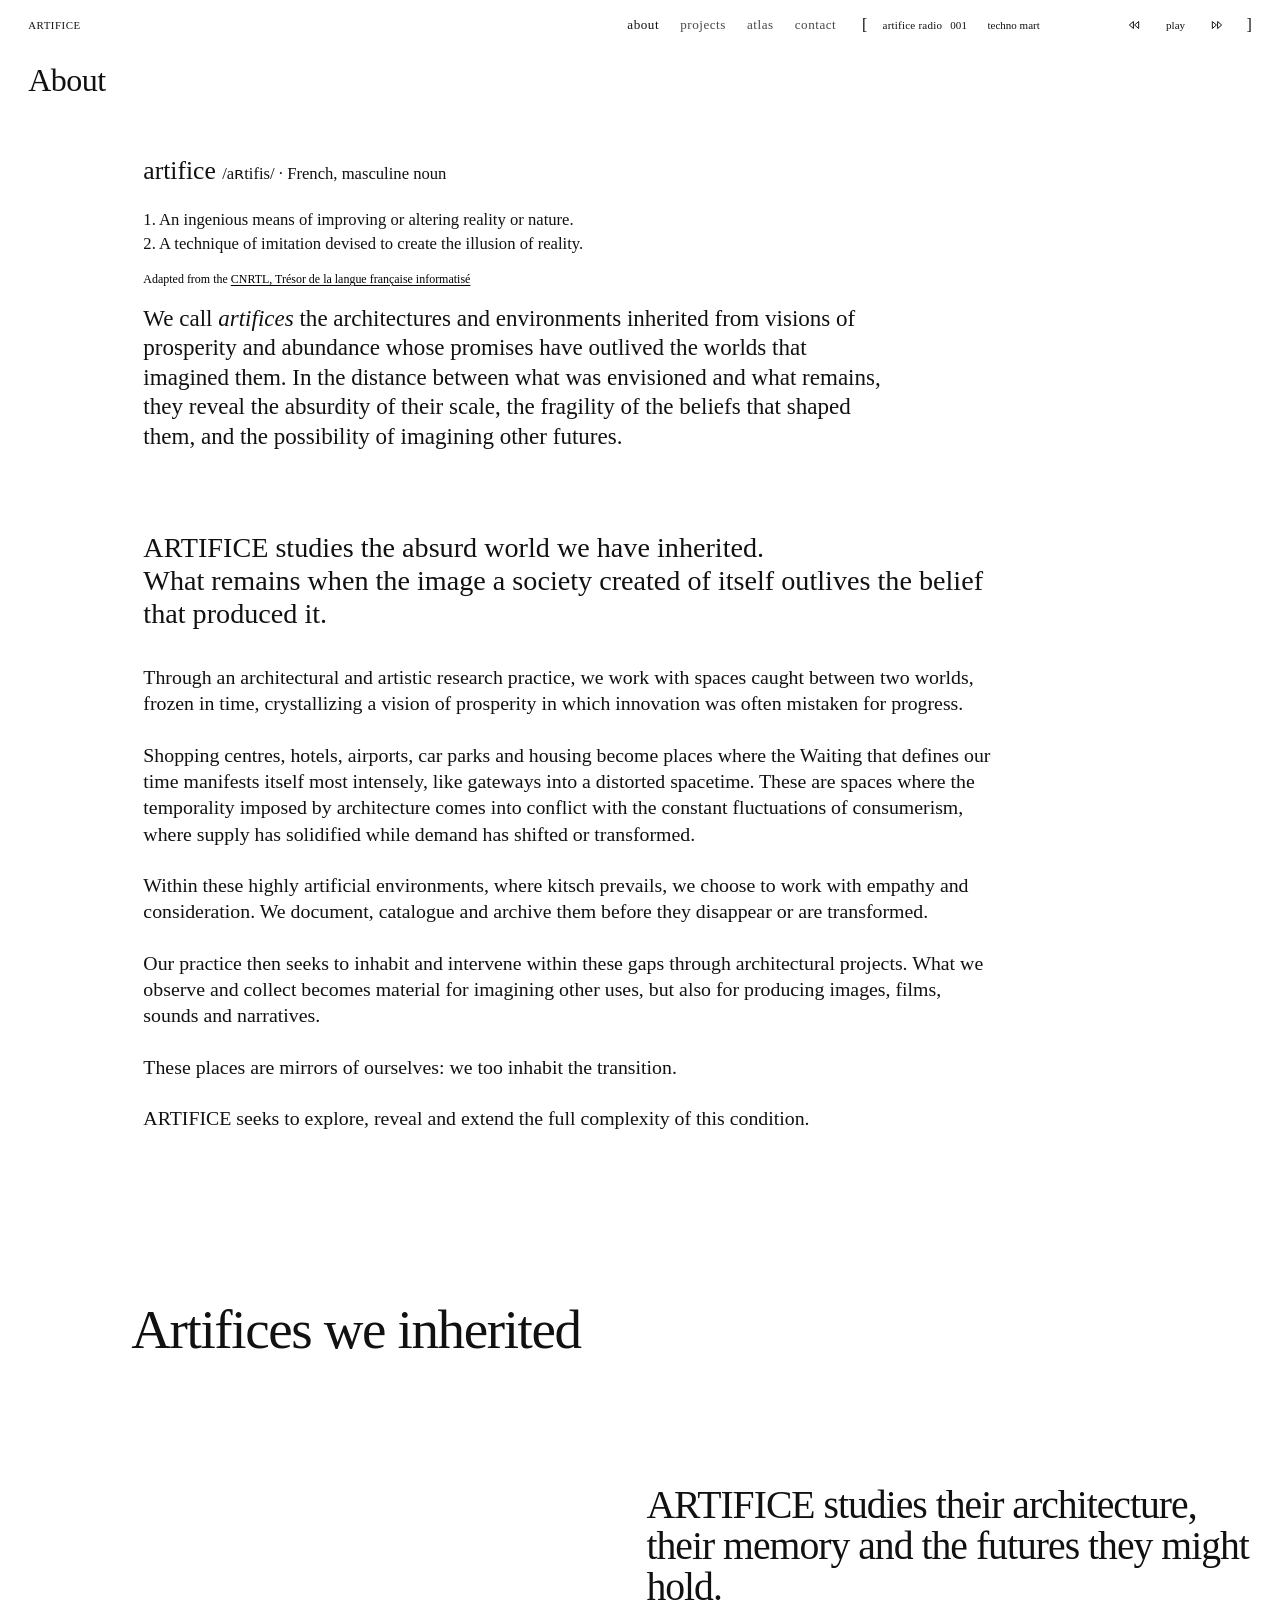
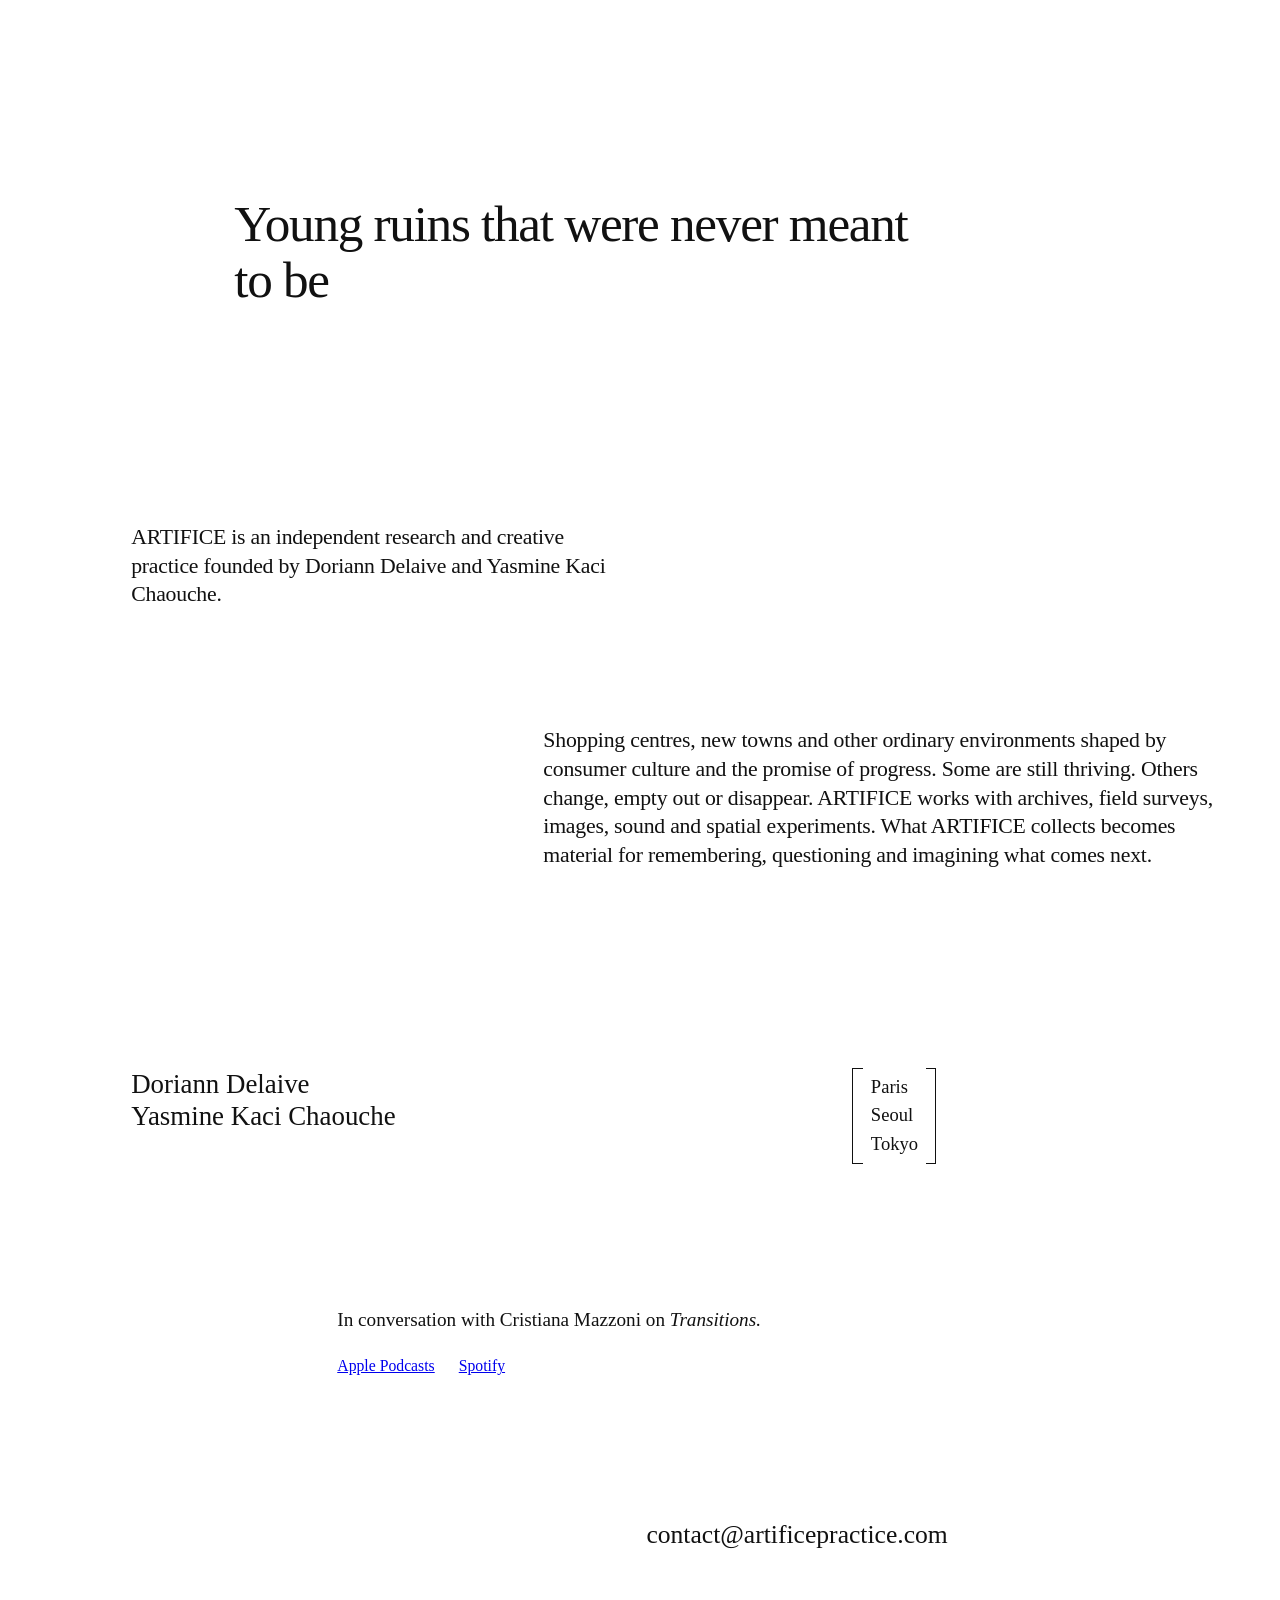
<file: about.html>
<!doctype html>
<html lang="en">
<head>
  <meta charset="UTF-8">
  <meta name="viewport" content="width=device-width,initial-scale=1">
  <meta name="theme-color" content="#ffffff">
  <meta name="description" content="ARTIFICE is an independent research and creative practice exploring inherited worlds.">
  <title>About — ARTIFICE</title>
  <link rel="stylesheet" href="styles.css?v=20261020-source-black">
<link rel="stylesheet" href="mobile-v3.css?v=3"><link rel="icon" type="image/svg+xml" href="favicon-artifice-times-a.svg?v=20261010"><link rel="shortcut icon" type="image/svg+xml" href="favicon-artifice-times-a.svg?v=20261010"><link rel="stylesheet" href="compact-header.css?v=20261012-radio-baseline6"></head>
<body class="contact-page about-poem-page">
  <header class="site-header">
    <a class="wordmark" href="index.html" aria-label="ARTIFICE, home"><span>ARTIFICE</span></a>
    <nav aria-label="Main navigation">
      <a href="about.html" aria-current="page">about</a>
      <a href="projects.html">projects</a>
      <a href="atlas.html">atlas</a>
      <a href="contact.html">contact</a>
    </nav>
  </header>
  <main class="about-poem">
    <h1 class="about-poem-title">About</h1>
    <section class="about-definition" aria-label="Definition of artifice">
      <p class="about-definition-term">artifice <span>/aʀtifis/ · French, masculine noun</span></p>
      <p>1. An ingenious means of improving or altering reality or nature.<br>2. A technique of imitation devised to create the illusion of reality.</p>
      <p class="about-definition-source">Adapted from the <a href="https://www.cnrtl.fr/definition/artifice" target="_blank" rel="noopener noreferrer">CNRTL, Trésor de la langue française informatisé</a></p>
      <p class="about-definition-original">We call <em>artifices</em> the architectures and environments inherited from visions of prosperity and abundance whose promises have outlived the worlds that imagined them. In the distance between what was envisioned and what remains, they reveal the absurdity of their scale, the fragility of the beliefs that shaped them, and the possibility of imagining other futures.</p>
    </section>
    <section class="about-manifesto" aria-label="ARTIFICE research manifesto">
            <p class="manifesto-lead">
              <span>ARTIFICE studies the absurd world we have inherited.</span>
              <span>
                What remains when the image a society created of itself outlives the belief that
                produced it.
              </span>
            </p>
          <p>
            Through an architectural and artistic research practice, we work with spaces caught
            between two worlds, frozen in time, crystallizing a vision of prosperity in which
            innovation was often mistaken for progress.
          </p>
          <p>
            Shopping centres, hotels, airports, car parks and housing become places where the
            Waiting that defines our time manifests itself most intensely, like
            gateways into a distorted spacetime. These are spaces where the temporality imposed
            by architecture comes into conflict with the constant fluctuations of consumerism,
            where supply has solidified while demand has shifted or transformed.
          </p>
          <p>
            Within these highly artificial environments, where kitsch prevails, we choose to work
            with empathy and consideration. We document, catalogue and archive them before they
            disappear or are transformed.
          </p>
          <p>
            Our practice then seeks to inhabit and intervene within these gaps through
            architectural projects. What we observe and collect becomes material for imagining
            other uses, but also for producing images, films, sounds and narratives.
          </p>
          <p>These places are mirrors of ourselves: we too inhabit the transition.</p>
          <p class="closing-statement">
            ARTIFICE seeks to explore, reveal and extend the full complexity of this condition.
          </p>
    </section>
    <div class="about-poem-grid" aria-label="ARTIFICE fragments">
      <p class="poem-fragment poem-artifices">Artifices we inherited</p>
      <p class="poem-fragment poem-memory">ARTIFICE studies their architecture, their memory and the futures they might hold.</p>
      <p class="poem-fragment poem-ruins">Young ruins that were never meant to be</p>
    </div>
    <div class="about-fragments">
      <p class="about-fragment about-fragment-first">ARTIFICE is an independent research and creative practice founded by Doriann Delaive and Yasmine Kaci Chaouche.</p>
      <p class="about-fragment about-fragment-second">Shopping centres, new towns and other ordinary environments shaped by consumer culture and the promise of progress. Some are still thriving. Others change, empty out or disappear. ARTIFICE works with archives, field surveys, images, sound and spatial experiments. What ARTIFICE collects becomes material for remembering, questioning and imagining what comes next.</p>
    </div>
    <div class="about-people-cloud">
      <p class="about-names">Doriann Delaive<br>Yasmine Kaci Chaouche</p>
      <p class="about-cities"><span class="about-cities-matrix">Paris<br>Seoul<br>Tokyo</span></p>
      <p class="about-podcast-cloud">In conversation with Cristiana Mazzoni on <em>Transitions.</em><span class="about-podcast-links"><a href="https://podcasts.apple.com/fr/podcast/le-regard-des-jeunes-architectes-cristiana-mazzoni/id1883746254?i=1000789736115" target="_blank" rel="noopener noreferrer" style="color:#0000ee!important;-webkit-text-fill-color:#0000ee!important;text-decoration:underline!important;text-decoration-line:underline!important;text-decoration-color:#0000ee!important;text-underline-offset:1px">Apple Podcasts</a> <a href="https://open.spotify.com/episode/2Yc54cl6xd7FvefHm9lX9y" target="_blank" rel="noopener noreferrer" style="color:#0000ee!important;-webkit-text-fill-color:#0000ee!important;text-decoration:underline!important;text-decoration-line:underline!important;text-decoration-color:#0000ee!important;text-underline-offset:1px">Spotify</a></span></p>
      <p class="about-contact-cloud"><a href="mailto:contact@artificepractice.com">contact@artificepractice.com</a></p>
    </div>
  </main>
<script defer src="scripts/radio-v3.js?v=20261020-new-track"></script></body>
</html>
</file>
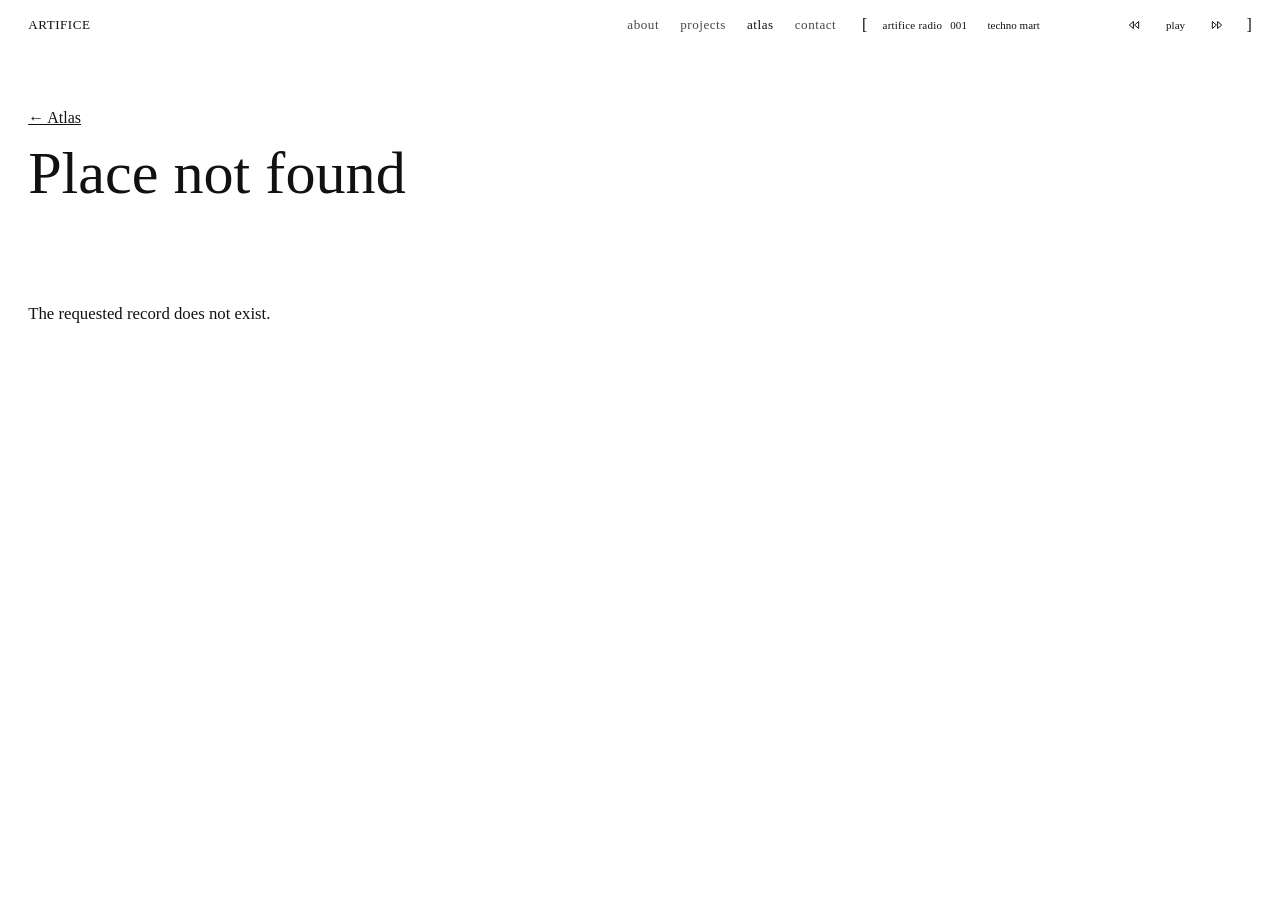
<file: atlas-place.html>
<!doctype html><html lang="en"><head><meta charset="utf-8"><meta name="viewport" content="width=device-width,initial-scale=1"><title>Place — ARTIFICE Atlas</title><link rel="stylesheet" href="styles.css?v=20261010-mobile-row"><link rel="stylesheet" href="atlas.css"><link rel="stylesheet" href="mobile-v3.css?v=3"><link rel="icon" type="image/svg+xml" href="favicon-artifice-times-a.svg?v=20261010"><link rel="shortcut icon" type="image/svg+xml" href="favicon-artifice-times-a.svg?v=20261010"><link rel="stylesheet" href="compact-header.css?v=20261012-radio-baseline6"></head><body class="contact-page projects-page"><header class="site-header"><a class="wordmark" href="index.html">ARTIFICE</a><nav><a href="about.html">about</a><a href="projects.html">projects</a><a href="atlas.html" aria-current="page">atlas</a><a href="contact.html">contact</a></nav></header><main class="project-content"><p><a href="atlas.html" style="color:inherit">← Atlas</a></p><div class="project-heading"><p id="place-location"></p><h1 id="place-title">Place</h1></div><section class="project-gallery" id="place-gallery"></section><div class="project-description"><p id="place-category"></p><div id="place-tags" class="atlas-detail-tags"></div><p id="place-year"></p><p id="place-description"></p><div id="place-research" class="atlas-place-research"></div><p id="place-source"></p><p id="place-project"></p></div></main><script type="module" src="scripts/atlas-place.js?v=20261012-inventory-clean"></script><script defer src="scripts/radio-v3.js?v=20261020-new-track"></script></body></html>
</file>
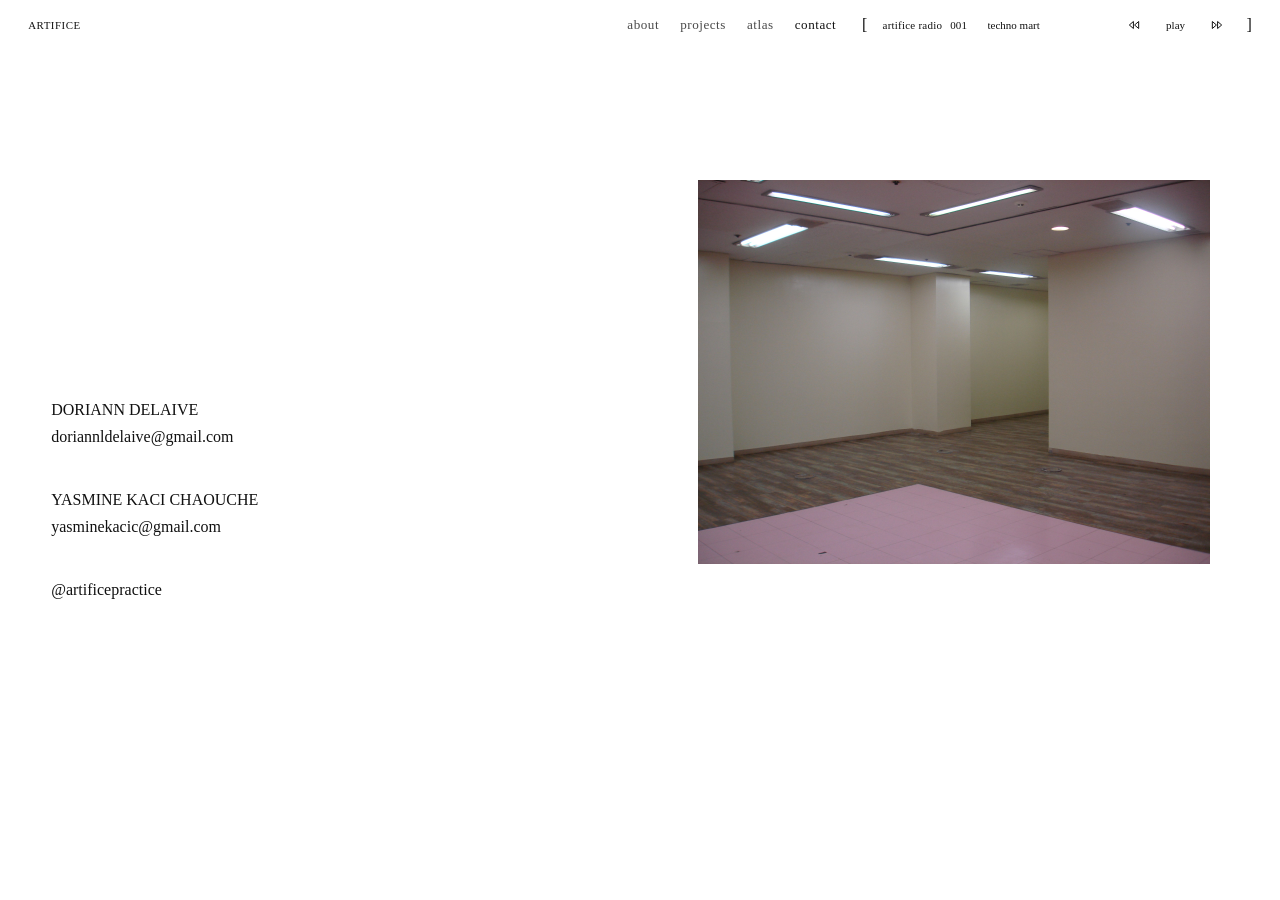
<file: contact.html>
<!doctype html>
<html lang="en">
  <head>
    <meta charset="UTF-8" />
    <meta name="viewport" content="width=device-width, initial-scale=1.0" />
    <meta name="description" content="Contact ARTIFICE research / creative practice." />
    <meta name="theme-color" content="#ffffff" />
    <title>Contact — ARTIFICE</title>
    <link rel="stylesheet" href="styles.css?v=20261010-mobile-row" />
  <link rel="stylesheet" href="mobile-v3.css?v=3"><link rel="icon" type="image/svg+xml" href="favicon-artifice-times-a.svg?v=20261010"><link rel="shortcut icon" type="image/svg+xml" href="favicon-artifice-times-a.svg?v=20261010"><link rel="stylesheet" href="compact-header.css?v=20261012-radio-baseline6"></head>
  <body class="contact-page">
    <header class="site-header">
      <a class="wordmark" href="index.html" aria-label="ARTIFICE, home">
        <span>ARTIFICE</span>
      </a>
      <nav aria-label="Main navigation">
        <a href="about.html">about</a>
        <a href="projects.html">projects</a>
        <a href="atlas.html">atlas</a>
        <a href="contact.html" aria-current="page">contact</a>
      </nav>
    </header>

    <main class="contact-content">
      <div class="contact-list">
        <section class="contact-entry" aria-labelledby="doriann-name">
          <h1 id="doriann-name">DORIANN DELAIVE</h1>
          <a href="mailto:doriannldelaive@gmail.com">doriannldelaive@gmail.com</a>
        </section>
        <section class="contact-entry" aria-labelledby="yasmine-name">
          <h2 id="yasmine-name">YASMINE KACI CHAOUCHE</h2>
          <a href="mailto:yasminekacic@gmail.com">yasminekacic@gmail.com</a>
        </section>
        <a class="contact-instagram" href="https://www.instagram.com/artificepractice/" target="_blank" rel="noopener noreferrer">@artificepractice</a>
      </div>
      <img class="contact-photo" src="assets/contact-space.jpg" alt="Empty interior with a pink tiled floor" width="2048" height="1536" />
    </main>
  <script defer src="scripts/radio-v3.js?v=20261020-new-track"></script></body>
</html>
</file>
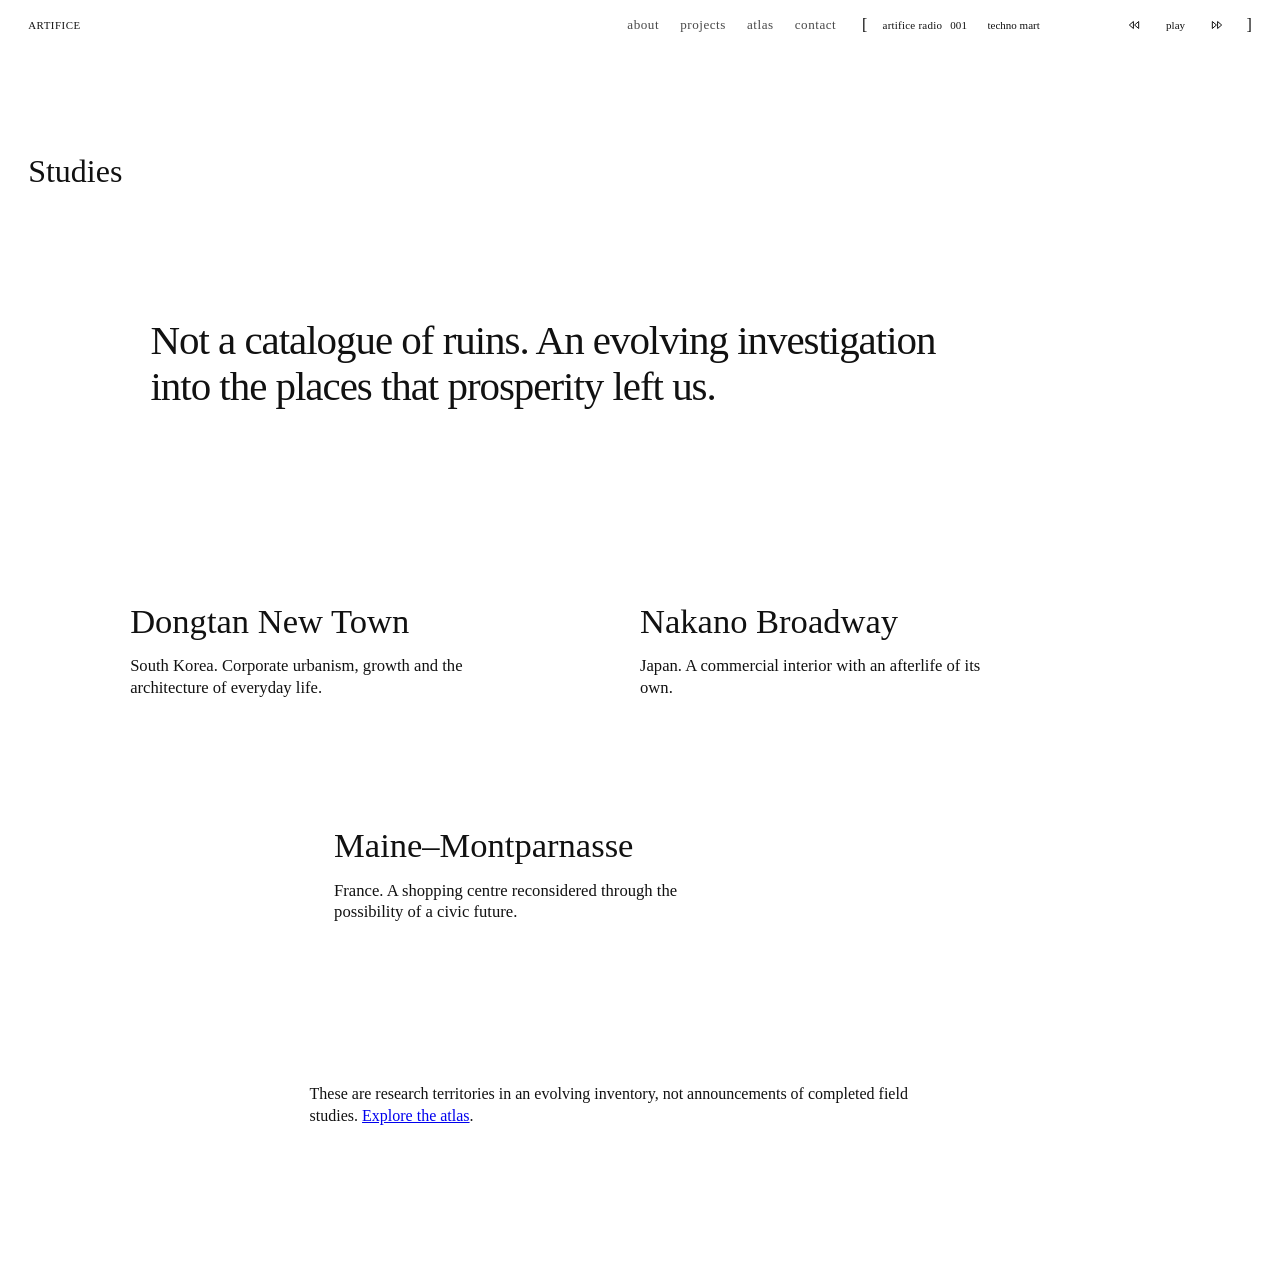
<file: studies.html>
<!doctype html>
<html lang="en"><head><meta charset="UTF-8"><meta name="viewport" content="width=device-width,initial-scale=1"><meta name="theme-color" content="#ffffff"><meta name="description" content="ARTIFICE research territories and field studies."><title>Studies — ARTIFICE</title><link rel="stylesheet" href="styles.css?v=20261010-mobile-row"><link rel="stylesheet" href="mobile-v3.css?v=3"><link rel="icon" type="image/svg+xml" href="favicon-artifice-times-a.svg?v=20261010"><link rel="shortcut icon" type="image/svg+xml" href="favicon-artifice-times-a.svg?v=20261010"><link rel="stylesheet" href="compact-header.css?v=20261012-radio-baseline6"></head>
<body class="contact-page research-notes-page">
<header class="site-header"><a class="wordmark" href="index.html"><span>ARTIFICE</span></a><nav aria-label="Main navigation"><a href="about.html">about</a><a href="projects.html">projects</a><a href="atlas.html">atlas</a><a href="contact.html">contact</a></nav></header>
<main class="research-notes">
<h1>Studies</h1>
<p class="research-lead">Not a catalogue of ruins. An evolving investigation into the places that prosperity left us.</p>
<div class="research-sites">
<article><h2><a href="atlas-place.html?id=dongtan">Dongtan New Town</a></h2><p>South Korea. Corporate urbanism, growth and the architecture of everyday life.</p></article>
<article><h2><a href="atlas-place.html?id=nakano-broadway">Nakano Broadway</a></h2><p>Japan. A commercial interior with an afterlife of its own.</p></article>
<article><h2><a href="atlas-place.html?id=maine-montparnasse">Maine–Montparnasse</a></h2><p>France. A shopping centre reconsidered through the possibility of a civic future.</p></article>
</div>
<p class="research-footnote">These are research territories in an evolving inventory, not announcements of completed field studies. <a href="atlas.html">Explore the atlas</a>.</p>
</main><script defer src="scripts/radio-v3.js?v=20261012-radio-baseline6"></script></body></html>
</file>
<file: styles.css>
:root { --page-pad: clamp(1rem, 2.2vw, 2rem); }
* { box-sizing: border-box; }
html, body { width: 100%; min-height: 100%; margin: 0; background: #fff; }
body { color: #fff; font-family: "Times New Roman", Times, serif; }
.home-page { height: 100svh; overflow: hidden; }
.site-header { position: fixed; z-index: 10; top: 0; left: 0; width: 100%; display: flex; align-items: center; justify-content: space-between; padding: .85rem var(--page-pad); color: #fff; }
.wordmark, nav span, nav a { color: inherit; font-size: .82rem; letter-spacing: .04em; text-decoration: none; text-transform: uppercase; }
.wordmark { display: flex; align-items: baseline; gap: .55rem; font-weight: 400; }
.wordmark span:first-child { font-weight: 400; }
.wordmark span:last-child { font-size: .68rem; }
nav { display: flex; gap: clamp(.8rem, 2vw, 2rem); }
nav span, nav a { opacity: .76; font-weight: 400; text-transform: none; }
nav a:hover, nav a:focus-visible, nav a[aria-current="page"] { opacity: 1; }
.hero { position: relative; width: 100%; height: 100svh; overflow: hidden; background: #050505; }
.hero-film, .hero-film-mobile { position: absolute; inset: 0; width: 100%; height: 100%; object-fit: cover; object-position: center; filter: saturate(.76) contrast(1.05) brightness(.72); }
.hero-film-mobile { display: none; background-position: center; background-size: cover; }
.film-shade { position: absolute; inset: 0; background: radial-gradient(circle at center, rgba(0,0,0,.04), rgba(0,0,0,.28)), rgba(0,0,0,.08); }
.hero-content { position: absolute; z-index: 2; top: 50%; left: 50%; width: min(88vw, 54rem); max-height: calc(100svh - 7rem); display: flex; flex-direction: column; align-items: center; gap: 3rem; transform: translate(-50%, -50%); }
.hero h1 { margin: 0; font-size: clamp(4.2rem, 8.5vw, 8rem); font-weight: normal; font-synthesis: none; line-height: .8; letter-spacing: -.025em; text-align: center; }
.manifesto { width: 100%; overflow: auto; font-size: clamp(1rem, 1.35vw, 1.22rem); line-height: 1.25; text-align: left; text-shadow: 0 1px 6px rgba(0,0,0,.55); scrollbar-width: none; }
.manifesto::-webkit-scrollbar { display: none; }
.manifesto p { break-inside: avoid; margin: 0; }
.manifesto-lead { margin-bottom: 1.2em !important; font-size: inherit; line-height: inherit; }
.manifesto-lead span { display: block; }
.manifesto-lead span + span { margin-top: 0; }
.closing-statement { padding-top: 0; }
.hero-caption { position: absolute; z-index: 2; bottom: var(--page-pad); left: var(--page-pad); margin: 0; font-size: .78rem; }
.sound-toggle { position: absolute; z-index: 3; right: var(--page-pad); bottom: calc(var(--page-pad) + env(safe-area-inset-bottom)); padding: 0; border: 0; background: none; color: #fff; font: .82rem "Times New Roman", Times, serif; cursor: pointer; }
.sound-toggle:hover, .sound-toggle:focus-visible { text-decoration: underline; text-underline-offset: .2em; }
.contact-page { min-height: 100svh; height: auto; overflow: visible; background: #fff; color: #111; }
.contact-page .site-header { color: #111; }
.contact-content { min-height: 100svh; padding: 20svh clamp(2rem, 4vw, 5rem) 5rem; display: grid; grid-template-columns: minmax(0, 1fr) minmax(0, 1fr); align-items: center; gap: clamp(2rem, 6vw, 7rem); }
.contact-list { display: flex; flex-direction: column; align-items: flex-start; gap: clamp(2rem, 5vh, 3.5rem); }
.contact-entry { display: flex; flex-direction: column; align-items: flex-start; gap: .55rem; }
.contact-entry h1, .contact-entry h2 { margin: 0; font-size: clamp(1rem, 1.25vw, 1.35rem); font-weight: 400; line-height: 1.15; }
.contact-entry a { color: inherit; font-size: clamp(1rem, 1.25vw, 1.35rem); text-decoration: none; }
.contact-instagram { color: inherit; font-size: clamp(1rem, 1.25vw, 1.35rem); text-decoration: none; }
.contact-entry a:hover, .contact-entry a:focus-visible, .contact-instagram:hover, .contact-instagram:focus-visible { text-decoration: underline; text-underline-offset: .2em; }
.contact-photo { display: block; width: min(100%, 32rem); height: auto; justify-self: center; align-self: start; }
.about-content { min-height: 100svh; padding: 33svh clamp(2rem, 4vw, 5rem) 5rem; font-size: clamp(1.5rem, 2.05vw, 2.25rem); line-height: 1.23; }
.about-content p { margin: 0; }
.about-members { margin-bottom: 3.4em; }
.about-location { margin-bottom: 1.2em !important; }
.about-podcast { max-width: 34rem; }
.about-podcast a { color: inherit; text-decoration: none; }
.about-podcast a:hover, .about-podcast a:focus-visible { text-decoration: underline; text-underline-offset: .12em; }
.podcast-platforms { display: inline-block; margin-top: .5em; }
.projects-page { overflow: auto; height: auto; min-height: 100svh; }
.project-content { padding: clamp(8rem, 17vh, 14rem) var(--page-pad) 7rem; }
.project-heading { margin-bottom: 2rem; }
.project-heading p { margin: 0 0 .45rem; font-size: .8rem; }
.project-heading h1 { margin: 0; font-size: clamp(2.3rem, 4.7vw, 5rem); font-weight: 400; line-height: 1; }
.project-gallery { width: 100%; }
.project-frame { width: 100%; height: min(56svh, 36rem, 34vw); display: flex; justify-content: center; align-items: center; overflow: hidden; cursor: e-resize; }
.project-frame img { display: block; width: auto; height: 100%; max-width: 100%; object-fit: contain; }
.project-frame:focus-visible { outline: 1px solid currentColor; outline-offset: .3rem; }
.project-gallery-meta { display: flex; align-items: baseline; gap: 1.4rem; padding-top: .65rem; font-size: .8rem; }
.project-counter { font-variant-numeric: tabular-nums; white-space: nowrap; }
.project-caption { color: #555; }
.project-description { margin-top: 5rem; max-width: 52rem; font-size: clamp(1.05rem, 1.3vw, 1.3rem); line-height: 1.35; }
.project-description p { margin: 0 0 1.2em; }
@media (max-width: 780px) {
  .site-header { align-items: flex-start; }
  nav { display: grid; gap: .08rem; text-align: right; }
  .wordmark { display: grid; gap: 0; }
  .hero-film { display: none; }
  .hero-film-mobile { display: block; background-image: url("assets/home-film-mobile.webp"); }
  .hero-content { top: 5.5rem; bottom: 2rem; left: 50%; width: calc(100% - 2 * var(--page-pad)); max-height: none; justify-content: center; gap: 2rem; transform: translateX(-50%); }
  .hero h1 { font-size: clamp(3.5rem, 18vw, 5.5rem); line-height: .8; }
  .manifesto { overflow: auto; font-size: clamp(.8rem, 3vw, .95rem); line-height: 1.2; scrollbar-width: none; }
  .manifesto p { margin-bottom: 0; }
  .manifesto-lead { margin-bottom: 1.2em !important; }
  .hero-caption { display: none; }
  .sound-toggle { bottom: calc(1rem + env(safe-area-inset-bottom)); }
  .contact-content { display: flex; flex-direction: column; align-items: flex-start; gap: 2rem; padding: 25svh var(--page-pad) 3rem; }
  .contact-list { gap: 1.5rem; }
  .contact-entry { gap: .35rem; }
  .contact-photo { width: 100%; max-height: 28svh; object-fit: cover; object-position: center 70%; }
  .about-content { padding: 27svh var(--page-pad) 3rem; font-size: clamp(1.35rem, 5vw, 1.8rem); }
  .about-members { margin-bottom: 2.7em; }
  .project-content { padding-top: 22svh; padding-bottom: 4rem; }
  .project-heading h1 { font-size: clamp(2.1rem, 9vw, 3.3rem); }
  .project-frame { height: 43svh; cursor: pointer; }
  .project-gallery-meta { gap: .8rem; }
  .project-description { margin-top: 3rem; }
}
@media (prefers-reduced-motion: reduce) { .hero-film { display: none; } .hero-film-mobile { display: block; background-image: url("assets/home-preview.jpg"); } }

/* Dialogue Machine project: compact top spacing and Atlas place link */
.projects-page .project-content{padding-top:clamp(5.8rem,9vh,7.8rem)}
.project-atlas-link{display:inline-flex;align-items:center;gap:.4rem;color:inherit;text-decoration:none;border-bottom:1px solid transparent}
.project-atlas-link:hover,.project-atlas-link:focus-visible{border-bottom-color:currentColor}
.project-atlas-dot{display:inline-block;width:8px;height:8px;flex:none;background:#ce231a;border-radius:50%}
@media(max-width:780px){.projects-page .project-content{padding-top:clamp(7rem,16svh,9rem)}}

/* Automatic ARTIFICE projects index (edit content/projects.js, not this markup) */
.project-index-section{padding-top:5rem;max-width:62rem}
.project-index-section h2{margin:0 0 1rem;font-size:.85rem;font-weight:normal;text-transform:uppercase;letter-spacing:.05em}
.project-index{display:grid;grid-template-columns:repeat(2,minmax(0,1fr));gap:.4rem 2.5rem}
.project-index a{display:block;padding:.9rem 0;border-top:1px solid #ccc;text-decoration:none;color:inherit;font-size:1.05rem}
.project-index a[aria-current="page"]{color:#666}
.project-index a:hover,.project-index a:focus-visible{background:#f8ed9a}
.atlas-place-figure{margin:0;max-width:100%}
.atlas-place-figure img{display:block;width:100%;height:auto;max-height:65svh;object-fit:contain}
.atlas-place-figure figcaption{margin-top:.6rem;font-size:.85rem}
.atlas-place-image-nav{display:flex;justify-content:space-between;align-items:center;gap:1rem;margin:1rem 0}
.atlas-place-image-nav button{background:#fff;border:0;border-bottom:1px solid #111;color:inherit;font:inherit;cursor:pointer}
.atlas-place-image-nav button[hidden]{display:none}
.atlas-place-no-images{padding:6rem 0;border-top:1px solid #ddd;border-bottom:1px solid #ddd}
@media(max-width:780px){.project-index{grid-template-columns:1fr}.project-index-section{padding-top:3rem}}

/* A quiet About page: white, unframed text that moves through the page. */
html,body{background:#fff}
.about-poem-page{background:#fff;color:#111}
.about-poem{padding:clamp(8rem,17vh,12rem) var(--page-pad) clamp(7rem,16vh,12rem);width:100%;overflow:hidden}
.about-poem-title{font-size:clamp(1.7rem,2.5vw,2.6rem);font-weight:400;letter-spacing:-.015em;margin:0 0 clamp(5rem,12vh,9rem)}
.about-poem-grid,.about-fragments,.about-people-cloud{display:grid;grid-template-columns:repeat(12,minmax(0,1fr));column-gap:clamp(.4rem,1vw,1.5rem)}
.about-poem-grid p,.about-fragments p,.about-people-cloud p{margin:0;font-weight:400}
.poem-fragment{line-height:1.03;letter-spacing:-.025em}
.poem-artifices{grid-column:2 / 8;font-size:clamp(2.3rem,4.3vw,5rem)}
.poem-memory{grid-column:7 / 13;font-size:clamp(1.7rem,3.1vw,3.5rem);margin-top:clamp(6rem,14vh,13rem)!important}
.poem-ruins{grid-column:3 / 10;font-size:clamp(2rem,4vw,4.5rem);margin-top:clamp(9rem,21vh,20rem)!important;line-height:1.08}
.about-fragments{margin-top:clamp(11rem,24vh,23rem);row-gap:clamp(6rem,13vh,13rem)}
.about-fragment{font-size:clamp(1.18rem,1.7vw,1.72rem);line-height:1.32;letter-spacing:-.01em}
.about-fragment-first{grid-column:2 / 7}
.about-fragment-second{grid-column:8 / 13}
.about-fragment-third{grid-column:4 / 10}
.about-people-cloud{margin-top:clamp(11rem,22vh,22rem);row-gap:clamp(7rem,16vh,16rem)}
.about-names{grid-column:2 / 7;font-size:clamp(1.35rem,2.1vw,2.25rem);line-height:1.2}
.about-names span{color:#666;font-size:.8em}
.about-cities{grid-column:9 / 12;font-size:clamp(1.1rem,1.45vw,1.5rem);line-height:1.4}
.about-podcast-cloud{grid-column:4 / 10;font-size:clamp(1.1rem,1.5vw,1.55rem);line-height:1.28}
.about-podcast-links{display:flex;gap:1.5rem;margin-top:1.5rem;flex-wrap:wrap;font-size:.82em}
.about-podcast-links a,.about-podcast-links a:visited{color:#0000ee;text-decoration:underline;text-underline-offset:0}
.about-contact-cloud a{color:inherit;text-decoration:none}
.about-podcast-links a:hover,.about-contact-cloud a:hover,.about-podcast-links a:focus-visible,.about-contact-cloud a:focus-visible{text-decoration:underline;text-underline-offset:.15em}
.about-contact-cloud{grid-column:7 / 13;font-size:clamp(1.25rem,2vw,2rem);overflow-wrap:anywhere}
/* Other pages maintain white backgrounds rather than the previous cream. */
.research-notes-page{background:#fff;color:#111}
.research-notes{padding:clamp(8rem,17vh,12rem) var(--page-pad) 10rem}
.research-notes h1{font-size:clamp(1.8rem,2.5vw,2.5rem);font-weight:400;margin:0 0 8rem}
.research-lead{font-size:clamp(1.7rem,3.2vw,3.6rem);max-width:800px;line-height:1.12;letter-spacing:-.025em;margin:0 0 12rem 10%}
.research-sites{display:grid;grid-template-columns:repeat(12,minmax(0,1fr));row-gap:8rem}
.research-sites article{grid-column:2 / 7}
.research-sites article:nth-child(2){grid-column:7 / 12}
.research-sites article:nth-child(3){grid-column:4 / 10}
.research-sites h2{font-size:clamp(1.7rem,2.7vw,3rem);font-weight:400;margin:0 0 .9rem}
.research-sites h2 a{color:inherit;text-decoration:none}
.research-sites h2 a:hover{text-decoration:underline;text-underline-offset:.1em}
.research-sites p{font-size:clamp(1rem,1.3vw,1.4rem);max-width:370px;line-height:1.3;margin:0}
.research-footnote{font-size:1rem;max-width:600px;margin:10rem 0 0 23%;line-height:1.4}
@media(max-width:780px){
 .about-poem{padding-top:clamp(8rem,20vh,10rem)}
 .about-poem-title{margin-bottom:5.5rem}
 .about-poem-grid,.about-fragments,.about-people-cloud{grid-template-columns:repeat(6,minmax(0,1fr));column-gap:.55rem}
 .poem-artifices{grid-column:1 / 6}
 .poem-memory{grid-column:2 / 7;margin-top:7rem!important}
 .poem-ruins{grid-column:1 / 6;margin-top:9rem!important}
 .about-fragments{row-gap:6rem;margin-top:12rem}
 .about-fragment-first{grid-column:1 / 6}
 .about-fragment-second{grid-column:2 / 7}
 .about-fragment-third{grid-column:1 / 6}
 .about-people-cloud{row-gap:5.5rem;margin-top:10rem}
 .about-names{grid-column:1 / 6}
 .about-cities{grid-column:4 / 7}
 .about-podcast-cloud{grid-column:1 / 7}
 .about-contact-cloud{grid-column:1 / 7}
 .research-lead{margin:0 0 8rem}
 .research-sites{grid-template-columns:1fr;row-gap:5rem}
 .research-sites article,.research-sites article:nth-child(2),.research-sites article:nth-child(3){grid-column:1}
 .research-sites article:nth-child(2){margin-left:12%}
 .research-sites article:nth-child(3){margin-left:5%}
 .research-footnote{margin:7rem 0 0}
}

/* Original transparent Babel drawing layered over the homepage film. */
.hero-babel-overlay {
  position: absolute;
  inset: 0;
  z-index: 2;
  pointer-events: none;
  background: url("assets/home/babel2%20transparent.png") center / cover no-repeat;
  opacity: 1;
}
.hero .film-shade { z-index: 1; pointer-events: none; }
.hero .hero-content, .hero .hero-caption { z-index: 3; }
.hero .sound-toggle { z-index: 4; }

/* Full-screen title on the homepage; the film, Babel artwork and sound remain intact. */
.home-page .site-header { justify-content: flex-start; }
.home-page .site-header .wordmark { display: none; }
.home-page .hero-content {
  top: 50%;
  bottom: auto;
  left: 50%;
  width: 100%;
  max-height: none;
  padding: 0 1vw;
  gap: 0;
  transform: translate(-50%, -50%);
}
.home-page .hero h1 {
  font-size: clamp(3rem, 21vw, 42rem);
  font-weight: 400;
  letter-spacing: -.045em;
  line-height: .76;
  white-space: nowrap;
  margin: 0;
}
/* Relocated original manifesto on the white About page. */
.about-poem-title { margin-bottom: clamp(3rem, 6vh, 5rem); }
.about-manifesto {
  width: min(53rem, 83%);
  margin: 0 0 clamp(8rem, 19vh, 15rem) clamp(1rem, 9vw, 12rem);
  font-size: clamp(1.1rem, 1.55vw, 1.55rem);
  line-height: 1.33;
}
.about-manifesto p { margin: 0 0 1.25em; }
.about-manifesto p:first-child {
  font-size: clamp(1.3rem, 2.2vw, 2.25rem);
  line-height: 1.16;
  margin-bottom: 1.3em;
}
.about-manifesto p:first-child span { display: block; }
@media (max-width: 780px) {
  .home-page .hero-content {
    top: 50%;
    bottom: auto;
    padding: 0 1vw;
    transform: translate(-50%, -50%);
  }
  .home-page .hero h1 { font-size: 21vw; }
  .about-manifesto {
    width: 100%;
    margin: 0 0 8rem;
    font-size: 1.12rem;
    line-height: 1.38;
  }
  .about-manifesto p:first-child { font-size: clamp(1.35rem, 5vw, 1.85rem); }
}

/* Homepage navigation: upper left, legible over video and original PNG. */
.home-page .site-header nav {
  display: flex;
  flex-wrap: wrap;
  align-items: center;
  justify-content: flex-start;
  gap: clamp(.9rem, 2vw, 1.8rem);
  text-align: left;
}
.home-page .site-header nav a {
  color: #fff;
  opacity: 1;
  font-size: .88rem;
  text-shadow: 0 1px 6px rgba(0,0,0,.98), 0 0 18px rgba(0,0,0,.8);
}
.home-page .site-header nav a:hover,
.home-page .site-header nav a:focus-visible {
  text-decoration: underline;
  text-underline-offset: .22em;
}
@media (max-width: 780px) {
  .home-page .site-header nav {
    display: flex;
    flex-wrap: wrap;
    justify-content: flex-start;
    gap: .65rem 1rem;
    max-width: 100%;
  }
  .home-page .site-header nav a { font-size: .86rem; }
}

/* ARTIFICE Time and Radio, minimalist Times New Roman homepage instruments. */
.artifice-time, .artifice-radio {
  position: absolute;
  bottom: calc(1.25rem + env(safe-area-inset-bottom));
  z-index: 5;
  color: #fff;
  font-family: "Times New Roman", Times, serif;
  text-shadow: 0 1px 5px #000, 0 1px 20px rgba(0,0,0,.75);
}
.artifice-time { left: var(--page-pad); width: min(43vw, 25rem); }
.artifice-radio { right: var(--page-pad); width: min(30vw, 16rem); text-align: left; }
.time-small, .radio-small {
  display: flex;
  justify-content: space-between;
  gap: 1rem;
  margin: 0 0 .7rem;
  font-size: .67rem;
  line-height: 1.2;
  letter-spacing: .06em;
}
.time-elapsed {
  font-size: clamp(1.6rem, 3.15vw, 3.8rem);
  line-height: .95;
  letter-spacing: -.02em;
  margin: 0 0 .5rem;
  font-variant-numeric: tabular-nums;
}
.time-place { margin: 0 0 .4rem; font-size: clamp(.73rem, 1vw, .9rem); line-height: 1.25; }
.time-link { color: inherit; font-size: .73rem; text-decoration: underline; text-underline-offset: .2em; }
.time-link:hover, .time-link:focus-visible { color: #f5e15a; }
.time-method { font-size: .64rem; line-height: 1.25; opacity: .78; margin: .65rem 0 0; }
.radio-track { font-size: clamp(1.1rem, 1.7vw, 1.65rem); margin: 0 0 .75rem; letter-spacing: -.01em; }
.radio-controls { display: flex; align-items: center; gap: .85rem; }
.artifice-radio .sound-toggle {
  position: static;
  z-index: auto;
  flex: none;
  font: inherit;
  border: 1px solid rgba(255,255,255,.7);
  padding: .45rem .6rem;
  font-size: .75rem;
  line-height: 1;
  min-width: 3.6rem;
  background: rgba(0,0,0,.25);
  color: #fff;
}
.artifice-radio .sound-toggle:hover, .artifice-radio .sound-toggle:focus-visible { background: #fff; color: #111; text-decoration: none; }
.radio-status { font-size: .63rem; letter-spacing: .02em; }
.radio-progress { margin-top: .9rem; height: 1px; width: 100%; background: rgba(255,255,255,.5); overflow: hidden; }
#radio-progress-fill { height: 100%; width: 0; background: #fff; transition: width .2s linear; }
.radio-clock { margin: .4rem 0 0; font-size: .67rem; text-align: right; font-variant-numeric: tabular-nums; }
@media (max-width: 780px) {
  .artifice-time, .artifice-radio { bottom: calc(1.25rem + env(safe-area-inset-bottom)); }
  .artifice-time { width: 53%; }
  .artifice-radio { width: 38%; }
  .time-elapsed { font-size: clamp(1.25rem, 6vw, 2.5rem); }
  .time-place { font-size: .7rem; }
  .time-small, .radio-small { font-size: .59rem; }
  .time-method { font-size: .55rem; }
  .radio-track { font-size: .96rem; }
  .radio-status { font-size: .57rem; }
}
@media (max-width: 390px) {
  .artifice-time { width: 52%; }
  .artifice-radio { width: 41%; }
  .time-method { display: none; }
  .radio-controls { gap: .3rem; flex-wrap: wrap; }
}

/* Live years counter and recording transport. */
.time-elapsed { display: flex; align-items: baseline; flex-wrap: wrap; gap: .35em; font-size: clamp(1.3rem,2.4vw,2.8rem); }
#time-elapsed { font-variant-numeric: tabular-nums; letter-spacing: -.035em; }
.time-unit { font-size: .5em; letter-spacing: .03em; }
.radio-controls { gap: .45rem; }
.artifice-radio .radio-skip {
  padding: .4rem .25rem;
  border: 0;
  background: transparent;
  color: #fff;
  font: 1rem "Times New Roman",Times,serif;
  cursor: pointer;
  text-shadow: inherit;
}
.artifice-radio .radio-skip:hover,.artifice-radio .radio-skip:focus-visible { color: #f5e15a; }
.artifice-radio .radio-status { display: block; margin: .6rem 0 0; }
@media(max-width:780px){
 .time-elapsed { font-size: clamp(.99rem,3.9vw,1.7rem); gap: .2em; }
 .radio-controls { flex-wrap: nowrap; justify-content: space-between; }
 .artifice-radio .radio-skip { font-size: 1rem; min-width: 28px; min-height: 34px; }
}

/* Small ARTIFICE Radio dock, fixed above interior white pages. */
.radio-dock{position:fixed;z-index:60;right:var(--page-pad);top:.8rem;width:210px;color:#111;background:rgba(255,255,255,.97);font:12px/1.2 "Times New Roman",Times,serif;padding:.4rem 0 .55rem}
.radio-dock-meta,.radio-dock-row,.radio-dock-bottom{display:flex;justify-content:space-between;align-items:center;gap:.35rem}
.radio-dock-meta{font-size:10px;letter-spacing:.04em;margin-bottom:.3rem}
.radio-dock-track{font-size:13px;white-space:nowrap}
.radio-dock-controls{display:flex;gap:.1rem;align-items:center}
.radio-dock-button{background:none;color:#111;border:0;padding:.2rem .3rem;font:12px "Times New Roman",Times,serif;cursor:pointer;min-height:24px}
.radio-dock-button:hover,.radio-dock-button:focus-visible{text-decoration:underline;text-underline-offset:2px}
.radio-dock-play{min-width:40px}
.radio-dock-bottom{margin-top:.25rem;font-size:10px;font-variant-numeric:tabular-nums}
.radio-dock-progress{height:1px;background:#aaa;flex:1}
.radio-dock-progress span{display:block;height:1px;width:0;background:#111}
.radio-dock-status{display:block;font-size:9px;margin-top:.12rem;color:#555}
@media(max-width:850px){.radio-dock{top:5.4rem;right:var(--page-pad);width:185px;padding:.45rem;background:#fff}}
@media(min-width:851px){.contact-page .site-header{padding-right:250px}}

/* Mobile: one horizontal navigation row and restrained radio placement. */
.radio-control-icon{display:block;pointer-events:none}
.artifice-radio .radio-skip{display:inline-grid;place-items:center;min-width:30px;min-height:32px;color:inherit;font-family:"Times New Roman",Times,serif}
.radio-dock .radio-dock-button{display:inline-grid;place-items:center}
@media(max-width:780px){
  .site-header,.home-page .site-header{
    display:flex;flex-direction:row;align-items:center;justify-content:space-between;
    gap:8px;padding:.8rem var(--page-pad);min-height:44px;
  }
  .site-header .wordmark{display:flex;flex:0 0 auto;white-space:nowrap}
  .home-page .site-header .wordmark{display:none}
  .site-header nav,.home-page .site-header nav{
    display:flex;flex-direction:row;flex-wrap:nowrap;align-items:center;
    justify-content:flex-end;gap:clamp(7px,2.25vw,15px);
    margin-left:auto;min-width:0;white-space:nowrap;text-align:right;
  }
  .site-header nav a,.home-page .site-header nav a{
    font-size:clamp(10px,2.6vw,13px);letter-spacing:0;line-height:1.2;
  }
  .home-page .site-header nav{justify-content:flex-start;margin-left:0}
  .radio-dock{
    position:fixed;top:48px;right:var(--page-pad);
    width:auto;max-width:calc(100vw - 2 * var(--page-pad));
    min-width:176px;padding:.25rem .4rem;background:rgba(255,255,255,.97);
    box-shadow:none;z-index:60;
  }
  .radio-dock-meta,.radio-dock-status,.radio-dock-bottom{display:none}
  .radio-dock-row{gap:8px}
  .radio-dock-track{font-size:11px}
  .radio-dock-controls{gap:1px}
  .radio-dock-button{min-width:26px;min-height:30px;padding:3px}
  .radio-dock-play{min-width:34px}
  .radio-dock .radio-control-icon{width:14px;height:14px}
  .atlas-page .atlas-main{padding-top:clamp(7.5rem,15vh,9rem)}
}
@media(max-width:360px){
 .site-header nav,.home-page .site-header nav{gap:6px}
 .site-header nav a,.home-page .site-header nav a{font-size:10px}
 .site-header .wordmark span,.site-header .wordmark{font-size:11px}
}

/* Homepage radio uses one visual pair of square brackets. */
.home-page .radio-bracketed-home{padding-left:.7rem;padding-right:.7rem}
.home-page .home-radio-open,.home-page .home-radio-close{position:absolute;font:clamp(1.1rem,2vw,1.8rem)/1 "Times New Roman",Times,serif;pointer-events:none}
.home-page .home-radio-open{top:0;left:0}
.home-page .home-radio-close{bottom:0;right:0}
.home-page .radio-bracketed-home .radio-small,.home-page .radio-bracketed-home .radio-track,.home-page .radio-bracketed-home .sound-toggle,.home-page .radio-bracketed-home .radio-status{text-transform:lowercase}

/* ARTIFICE project selector: show the full project index before a project's images. */
.projects-page .project-index-intro {
  padding-top: 0;
  margin-bottom: clamp(2rem, 3.5vw, 3.25rem);
  max-width: 100%;
}
.projects-page .project-index-intro h2 {
  margin: 0 0 .55rem;
  font-size: .78rem;
  letter-spacing: .02em;
  font-weight: 400;
  text-transform: lowercase;
}
.projects-page .project-index-intro .project-index {
  display: grid;
  grid-template-columns: repeat(2, minmax(0, 1fr));
  gap: 0 clamp(1rem, 3vw, 3rem);
  max-width: 76rem;
}
.projects-page .project-index-intro .project-index a {
  display: block;
  margin: 0;
  padding: .85rem 0;
  font-size: clamp(.96rem, 1.25vw, 1.15rem);
  border-top: 1px solid #bdbdbd;
  overflow-wrap: break-word;
}
.projects-page .project-index-intro .project-index a[aria-current="page"] {
  color: #111;
  border-top-color: #111;
  font-style: italic;
}
@media (max-width: 780px) {
  .projects-page .project-index-intro { margin-bottom: 2rem; }
  .projects-page .project-index-intro .project-index { grid-template-columns: 1fr; }
  .projects-page .project-index-intro .project-index a { padding: .65rem 0; font-size: .99rem; }
}

/* Full-bleed homepage video on desktop and mobile. */
.home-page .hero-film{display:block;width:100%;height:100%;object-fit:cover;object-position:center center}
.home-page .hero-film-mobile{display:none}
@media(max-width:780px){.home-page .hero-film{display:block;object-fit:cover;object-position:center center}.home-page .hero-film-mobile{display:none}}
@media(prefers-reduced-motion:reduce){.home-page .hero-film{display:none}.home-page .hero-film-mobile{display:block;background-image:url("assets/home-preview.jpg");background-size:cover;background-position:center}}

/* Balance Babel artwork against the new homepage film. */
.home-page .hero-babel-overlay{opacity:.32}
.home-page .hero-film{filter:saturate(.92) contrast(1.02) brightness(.94)}
.home-page .film-shade{background:linear-gradient(to bottom,rgba(0,0,0,.12),transparent 25%,transparent 75%,rgba(0,0,0,.12))}

/* Stable home time archive: reserve space for changing place names and year counts. */
.home-page .artifice-time{display:flex;flex-direction:column;align-items:flex-start;min-height:145px;justify-content:flex-end}
.home-page .time-small{width:100%;flex:0 0 auto}
.home-page .time-elapsed{display:flex;flex-wrap:nowrap;align-items:baseline;white-space:nowrap;min-height:1.1em;gap:.25em}
.home-page #time-elapsed{display:inline-block;min-width:3ch;font-variant-numeric:tabular-nums;text-align:left}
.home-page .time-unit{flex:0 0 auto}
.home-page .time-place{width:100%;min-height:2.5em;max-height:2.5em;overflow:hidden;overflow-wrap:anywhere;display:-webkit-box;-webkit-box-orient:vertical;-webkit-line-clamp:2}
.home-page .time-link{display:inline-block;min-height:1.2em}
@media(max-width:780px){.home-page .artifice-time{min-height:115px}.home-page .time-place{min-height:2.5em;max-height:2.5em}}

/* About: one continuous research paragraph and architectural matrix brackets. */
.about-fragment-second{grid-column:6 / 13;max-width:42rem}
.about-cities-matrix{display:inline-block;position:relative;padding:.3rem 1.15rem;line-height:1.55}
.about-cities-matrix::before,.about-cities-matrix::after{content:"";position:absolute;top:0;bottom:0;width:.6rem;border-top:1.5px solid currentColor;border-bottom:1.5px solid currentColor}
.about-cities-matrix::before{left:0;border-left:1.5px solid currentColor}
.about-cities-matrix::after{right:0;border-right:1.5px solid currentColor}
@media(max-width:780px){.about-fragment-second{grid-column:2 / 7;max-width:none}.about-cities-matrix{padding:.25rem 1rem}}

/* Align About heading with Atlas heading's vertical rhythm. */
.about-poem-page .about-poem{padding-top:clamp(3.9rem,6.5vh,5rem)!important}
@media(max-width:780px){.about-poem-page .about-poem{padding-top:4.35rem!important}}

/* Dictionary entry and ARTIFICE's own definition precede the About manifesto. */
.about-poem-page .about-definition{width:min(53rem,83%);margin:0 0 clamp(4rem,9vh,7rem) clamp(1rem,9vw,12rem);font-family:"Times New Roman",serif;font-size:clamp(1rem,1.3vw,1.3rem);line-height:1.4}
.about-poem-page .about-definition p{margin:0 0 1rem}
.about-poem-page .about-definition-term{font-size:clamp(1.4rem,2vw,2rem);margin-bottom:1.2rem!important}
.about-poem-page .about-definition-term span{font-size:.65em}
.about-poem-page .about-definition-source{font-size:.72em;color:#000;margin-top:.5rem!important}
.about-poem-page .about-definition-source a{color:inherit;text-underline-offset:2px}
.about-poem-page .about-definition-label{font-size:.75em;margin-top:2.7rem!important;letter-spacing:.02em}
.about-poem-page .about-definition-original{font-size:clamp(1.25rem,1.8vw,1.8rem);line-height:1.28;max-width:47rem}
@media(max-width:780px){.about-poem-page .about-definition{width:100%;margin:0 0 4rem}.about-poem-page .about-definition-original{font-size:1.25rem}}

/* Homepage media: do not reveal a hidden video or obsolete poster on phones. */
@media (max-width:780px){
  .home-page .hero-film{display:none!important}
  .home-page .hero-film-mobile{display:block!important;background-image:url("assets/home-film-mobile.webp");background-size:cover;background-position:center}
}
</file>
<file: mobile-v3.css>
/* ARTIFICE mobile layout, isolated from legacy mobile styles. */
@media (max-width: 850px) {
 html,body { overflow-x:hidden; }
 .site-header,.home-page .site-header {
  position:fixed!important;top:0!important;left:0!important;right:0!important;
  display:flex!important;flex-flow:row nowrap!important;align-items:center!important;
  justify-content:space-between!important;gap:8px!important;
  min-height:48px!important;padding:10px 14px!important;width:100%!important;
  background:#fff!important;color:#111!important;z-index:90!important;
 }
 .site-header .wordmark { display:inline-flex!important;flex:0 0 auto!important;white-space:nowrap!important; }
 .home-page .site-header { background:transparent!important;color:#fff!important; }
 .home-page .site-header .wordmark { display:none!important; }
 .site-header nav,.home-page .site-header nav {
  display:flex!important;flex-flow:row nowrap!important;align-items:center!important;
  justify-content:flex-end!important;text-align:right!important;gap:clamp(7px,2.4vw,13px)!important;
  margin:0 0 0 auto!important;min-width:0!important;white-space:nowrap!important;
 }
 .site-header nav a,.home-page .site-header nav a {
  display:inline-block!important;white-space:nowrap!important;
  font:clamp(10px,2.6vw,13px)/1.2 "Times New Roman",Times,serif!important;
  letter-spacing:0!important;opacity:1!important;
 }
 body:not(.home-page) .site-header nav a { color:#111!important; }
 .projects-page .project-content { padding-top:112px!important; }
 .projects-page .project-heading { margin-bottom:18px!important; }
 .projects-page .project-gallery { margin-top:0!important; }
 .projects-page .project-frame {
  height:auto!important;min-height:0!important;max-height:none!important;
  overflow:visible!important;display:flex!important;align-items:center!important;
  justify-content:center!important;
 }
 .projects-page .project-frame img {
  display:block!important;width:auto!important;height:auto!important;
  max-width:100%!important;max-height:65svh!important;object-fit:contain!important;
 }
 .atlas-page .atlas-main { padding-top:116px!important; }
 .about-poem-page .about-poem,.contact-page:not(.projects-page):not(.atlas-page) .contact-content {padding-top:max(120px,16vh)!important;}
 .radio-dock {
  position:fixed!important;top:48px!important;right:0!important;left:0!important;
  width:100%!important;min-width:0!important;max-width:none!important;
  padding:5px 14px!important;z-index:89!important;
  background:#fff!important;box-shadow:none!important;
  border:0!important;min-height:36px!important;
  color:#111!important;text-shadow:none!important;
 }
 .radio-dock-row {display:flex!important;align-items:center!important;justify-content:flex-end!important;gap:12px!important}
 .radio-dock-track {font:11px/1.2 "Times New Roman",Times,serif!important;white-space:nowrap!important}
 .radio-dock-controls {display:flex!important;align-items:center!important;gap:2px!important}
 .radio-dock-button {min-width:31px!important;min-height:28px!important;display:grid!important;place-items:center!important;font:11px "Times New Roman",Times,serif!important;color:#111!important;background:none!important;border:0!important}
 .radio-dock-meta,.radio-dock-status,.radio-dock-bottom {display:none!important}
 .radio-dock .radio-control-icon{display:block!important;width:16px!important;height:16px!important;fill:none!important;stroke:#111!important}
}
@media(max-width:365px){
 .site-header,.home-page .site-header{padding-left:9px!important;padding-right:9px!important}
 .site-header nav,.home-page .site-header nav{gap:6px!important}
 .site-header nav a,.home-page .site-header nav a{font-size:10px!important}
 .wordmark,.wordmark span{font-size:10px!important}
}
</file>
<file: compact-header.css>
/* Compact inner-page navigation and radio, October 2026.
   The radio is a child of the header rather than a floating overlay. */
body:not(.home-page) .site-header {
 position:fixed;top:0;left:0;right:0;width:100%;
 min-height:50px;height:auto;padding:9px var(--page-pad);
 display:flex;flex-direction:row;align-items:center;justify-content:space-between;
 gap:clamp(12px,2vw,32px);background:#fff;color:#111;z-index:90;
}
body:not(.home-page) .site-header .wordmark {flex:0 0 auto;white-space:nowrap}
body:not(.home-page) .site-header nav {
 margin-left:auto;display:flex;flex-flow:row nowrap;align-items:center;
 justify-content:flex-end;gap:clamp(12px,1.65vw,28px);white-space:nowrap;
}
body:not(.home-page) .radio-dock {
 position:static;inset:auto;flex:0 0 auto;width:auto;min-width:0;max-width:none;
 display:flex;flex-direction:row;align-items:center;gap:9px;
 padding:0;margin:0;background:transparent;border:0;box-shadow:none;color:#111;
 font:12px/1 "Times New Roman",Times,serif;text-shadow:none;
}
body:not(.home-page) .radio-dock-meta {
 display:block;margin:0;font-size:11px;letter-spacing:.02em;white-space:nowrap;
}
body:not(.home-page) .radio-dock-row {display:flex;align-items:center;gap:9px}
body:not(.home-page) .radio-dock-track {font-size:11px;white-space:nowrap}
body:not(.home-page) .radio-dock-controls {display:flex;align-items:center;gap:0}
body:not(.home-page) .radio-dock-button {
 display:grid;place-items:center;min-height:28px;min-width:28px;
 padding:4px 5px;font:11px "Times New Roman",Times,serif;color:#111;background:transparent;border:0;
}
body:not(.home-page) .radio-dock-play {min-width:36px}
body:not(.home-page) .radio-dock-bottom,
body:not(.home-page) .radio-dock-status {display:none}
body:not(.home-page) .radio-control-icon {display:block;width:14px;height:14px;stroke:currentColor;fill:none}
.atlas-page .atlas-main {padding-top:clamp(5.6rem,8vh,7.4rem)}
.atlas-page .atlas-heading {margin-bottom:1.15rem}
.atlas-page .atlas-heading p {margin-bottom:.25rem}
@media (min-width:851px) {
 body:not(.home-page).contact-page .site-header {padding-right:var(--page-pad)}
}
@media (max-width:850px) {
 body:not(.home-page) .site-header {
  display:grid!important;grid-template-columns:auto minmax(0,1fr)!important;
  gap:0 10px!important;align-items:center!important;
  padding:8px 14px 6px!important;min-height:0!important;
 }
 body:not(.home-page) .site-header .wordmark {grid-column:1;grid-row:1}
 body:not(.home-page) .site-header nav {
  grid-column:2;grid-row:1;margin:0!important;min-width:0!important;
  display:flex!important;flex-flow:row nowrap!important;align-items:center!important;
  justify-content:flex-end!important;gap:clamp(6px,2vw,13px)!important;
 }
 body:not(.home-page) .site-header nav a {font-size:clamp(10px,2.6vw,13px)!important}
 body:not(.home-page) .radio-dock {
  grid-column:1 / -1;grid-row:2;
  position:static!important;top:auto!important;right:auto!important;left:auto!important;
  width:100%!important;min-width:0!important;max-width:none!important;
  display:flex!important;justify-content:flex-end!important;gap:7px!important;
  margin-top:2px!important;padding:0!important;min-height:27px!important;
  z-index:auto!important;background:none!important;
 }
 body:not(.home-page) .radio-dock-meta {display:block!important;font-size:10px!important;margin:0 auto 0 0!important}
 body:not(.home-page) .radio-dock-row {gap:6px!important}
 body:not(.home-page) .radio-dock-track {font-size:10px!important}
 body:not(.home-page) .radio-dock-button {min-height:26px!important;min-width:28px!important;padding:2px 4px!important}
 .atlas-page .atlas-main {padding-top:100px!important}
 .atlas-page .atlas-heading {margin-bottom:1rem}
 .projects-page .project-content {padding-top:110px!important}
}
@media (max-width:365px) {
 body:not(.home-page) .site-header {padding-left:9px!important;padding-right:9px!important;gap:0 5px!important}
 body:not(.home-page) .site-header nav {gap:6px!important}
 body:not(.home-page) .radio-dock-meta {font-size:9px!important}
 body:not(.home-page) .radio-dock-track {font-size:9px!important}
}

/* Bracketed lowercase radio: text and controls form one compact unit. */
body:not(.home-page) .radio-dock{gap:6px}
body:not(.home-page) .radio-bracket{font:16px/1 "Times New Roman",Times,serif;display:inline-block;flex:0 0 auto}
body:not(.home-page) .radio-dock-meta,
body:not(.home-page) .radio-dock-track,
body:not(.home-page) .radio-dock-play{text-transform:lowercase}
@media(max-width:850px){
 body:not(.home-page) .radio-bracket{display:inline-block!important;font-size:15px!important}
 body:not(.home-page) .radio-dock-meta{display:block!important}
}

/* Radio header spacing: separated title, number, track and controls. */
body:not(.home-page) .site-header .radio-dock {
  gap:clamp(10px,1.2vw,18px);
  white-space:nowrap;
  font-family:"Times New Roman",Times,serif;
}
body:not(.home-page) .site-header .radio-dock-meta {
  display:flex!important;
  align-items:baseline;
  gap:8px;
  flex:0 0 auto;
  margin:0!important;
}
body:not(.home-page) .site-header .radio-dock-meta #radio-sequence {
  display:inline-block;
  min-width:2em;
  font-variant-numeric:tabular-nums;
}
body:not(.home-page) .site-header .radio-dock-row {
  display:flex;
  flex:0 0 auto;
  align-items:center;
  gap:clamp(13px,1.6vw,24px);
}
body:not(.home-page) .site-header .radio-dock-controls {gap:clamp(5px,.75vw,12px);}
body:not(.home-page) .site-header .radio-dock-track {display:block;flex:0 0 auto;}
body:not(.home-page) .site-header .radio-dock-button {flex:0 0 auto;}
@media(max-width:850px){
  body:not(.home-page) .site-header .radio-dock {gap:clamp(5px,1.5vw,10px)!important;}
  body:not(.home-page) .site-header .radio-dock-meta {
    display:flex!important;gap:5px!important;margin:0 auto 0 0!important;font-size:10px!important;
  }
  body:not(.home-page) .site-header .radio-dock-row {gap:clamp(5px,1.5vw,9px)!important;}
  body:not(.home-page) .site-header .radio-dock-controls {gap:2px!important;}
  body:not(.home-page) .site-header .radio-dock-button {min-width:25px!important;padding:2px!important;}
}
@media(max-width:390px){
  body:not(.home-page) .site-header .radio-dock-meta {font-size:9px!important;gap:3px!important;}
  body:not(.home-page) .site-header .radio-dock-track {font-size:9px!important;}
  body:not(.home-page) .site-header .radio-bracket {font-size:12px!important;}
  body:not(.home-page) .site-header .radio-dock-button {min-width:23px!important;}
}


/* October 2026: stable, single-baseline mobile radio layout.
   Keep the whole player in the header's second row without the
   legacy track margins or auto-spaced fragments. */
body:not(.home-page) .site-header .radio-dock-track {
  margin: 0 !important;
  padding: 0 !important;
  line-height: 1 !important;
  align-self: center !important;
  text-transform: lowercase;
}
body:not(.home-page) .site-header .radio-dock-meta #radio-sequence {
  margin: 0 !important;
  padding: 0 !important;
}
@media (max-width: 850px) {
  body:not(.home-page) .site-header {
    grid-template-rows: minmax(28px,auto) 32px !important;
    row-gap: 3px !important;
    padding: 8px 14px 7px !important;
  }
  body:not(.home-page) .site-header .radio-dock {
    grid-column: 1 / -1 !important;
    grid-row: 2 !important;
    display: grid !important;
    grid-template-columns: auto minmax(0,1fr) auto auto !important;
    align-items: center !important;
    justify-content: stretch !important;
    column-gap: clamp(4px,1.45vw,9px) !important;
    min-height: 32px !important;
    height: 32px !important;
    margin: 0 !important;
    padding: 0 !important;
    width: 100% !important;
  }
  body:not(.home-page) .site-header .radio-bracket:first-child {
    grid-column: 1;
    justify-self: start;
  }
  body:not(.home-page) .site-header .radio-dock-meta {
    grid-column: 2;
    min-width: 0;
    display: flex !important;
    flex-wrap: nowrap !important;
    align-items: center !important;
    justify-self: start;
    justify-content: flex-start;
    gap: clamp(6px,2.2vw,13px) !important;
    margin: 0 !important;
    line-height: 1 !important;
    white-space: nowrap;
  }
  body:not(.home-page) .site-header .radio-dock-row {
    grid-column: 3;
    display: flex !important;
    align-items: center !important;
    justify-self: end;
    min-width: 0;
    flex-wrap: nowrap;
    gap: clamp(5px,1.4vw,10px) !important;
  }
  body:not(.home-page) .site-header .radio-dock-track {
    display: block !important;
    margin: 0 !important;
    padding: 0 !important;
    font: 11px/1 "Times New Roman",Times,serif !important;
    white-space: nowrap;
  }
  body:not(.home-page) .site-header .radio-dock-controls {
    display: flex !important;
    align-items: center !important;
    gap: 0 !important;
  }
  body:not(.home-page) .site-header .radio-dock-button {
    display: grid !important;
    place-items: center !important;
    min-width: 26px !important;
    min-height: 30px !important;
    padding: 2px !important;
    line-height: 1 !important;
  }
  body:not(.home-page) .site-header .radio-dock-play {
    min-width: 36px !important;
  }
  body:not(.home-page) .site-header .radio-bracket:last-child {
    grid-column: 4;
    justify-self: end;
  }
}
@media (max-width: 390px) {
  body:not(.home-page) .site-header .radio-dock-track { font-size: 10px !important; }
  body:not(.home-page) .site-header .radio-dock-meta { gap: 6px !important; }
  body:not(.home-page) .site-header .radio-dock-button { min-width: 23px !important; }
  body:not(.home-page) .site-header .radio-dock-play { min-width: 32px !important; }
}
@media (max-width: 350px) {
  body:not(.home-page) .site-header .radio-dock-track {
    max-width: 71px;
    overflow: hidden;
    text-overflow: ellipsis;
  }
}

/* Fixed track slot prevents title changes from moving transport controls. */
body:not(.home-page) .site-header .radio-dock-track{
  display:block!important;flex:0 0 112px!important;width:112px!important;
  min-width:0!important;max-width:112px!important;overflow:hidden!important;
  text-overflow:ellipsis!important;white-space:nowrap!important;
}
body:not(.home-page) .site-header .radio-dock-row{flex:0 0 auto!important}
body:not(.home-page) .site-header .radio-dock-controls{flex:0 0 auto!important}
@media(max-width:850px){
 body:not(.home-page) .site-header .radio-dock-track{
  flex:0 1 94px!important;width:94px!important;max-width:94px!important;
 }
}
@media(max-width:390px){
 body:not(.home-page) .site-header .radio-dock-track{
  flex-basis:72px!important;width:72px!important;max-width:72px!important;
 }
}
</file>
<file: atlas.css>
.atlas-page{background:#fff;color:#111}.atlas-page .site-header{background:rgba(255,255,255,.97)}.atlas-main{padding:9rem var(--page-pad) 5rem;min-height:100svh}.atlas-heading{display:flex;align-items:end;justify-content:space-between;gap:1rem;margin-bottom:1.4rem}.atlas-heading p,.atlas-directory-top,.atlas-legend,.atlas-credit{font-size:.72rem;letter-spacing:.035em}.atlas-heading p{margin:0 0 .35rem}.atlas-heading h1{font-size:clamp(2.2rem,5vw,5rem);font-weight:400;line-height:1;margin:0}.atlas-text-button{font:inherit;border:0;border-bottom:1px solid currentColor;background:transparent;color:inherit;cursor:pointer;padding:.25rem 0;white-space:nowrap}.atlas-stage{position:relative;height:min(73svh,760px);min-height:420px;background:#fff;border-top:1px solid #111;border-bottom:1px solid #111;overflow:hidden}#atlas-map{width:100%;height:100%;touch-action:none}.atlas-stage canvas{filter:none}.atlas-map-controls{position:absolute;right:1rem;top:1rem;display:grid;gap:.3rem}.atlas-map-controls button{background:#fff;border:1px solid #111;width:36px;height:36px;cursor:pointer;font:1.2rem "Times New Roman",serif}.atlas-legend{position:absolute;left:1rem;bottom:1rem;background:#fff;padding:.35rem .5rem;display:flex;align-items:center;gap:.5rem}.atlas-dot{display:inline-block;width:8px;height:8px;background:#bd261c;border-radius:50%}.atlas-credit{position:absolute;right:1rem;bottom:1rem;background:#fff;padding:.35rem .5rem}.atlas-credit a{color:inherit}.atlas-tooltip{position:absolute;pointer-events:none;z-index:3;max-width:240px;padding:.65rem .75rem;background:#fff;border:1px solid #111;font: .85rem/1.35 "Times New Roman",serif;box-shadow:2px 2px 0 #111}.atlas-tooltip strong{font-weight:normal;font-size:1.02rem}.atlas-directory{padding-top:3rem}.atlas-directory-top{display:flex;justify-content:space-between;padding-bottom:1rem;border-bottom:1px solid #111}#atlas-list{display:grid;grid-template-columns:repeat(2,minmax(0,1fr));gap:0 3rem}.atlas-list-item{display:grid;grid-template-columns:minmax(0,1fr) auto;gap:1rem;align-items:baseline;width:100%;padding:.8rem 0;border:0;border-bottom:1px solid #ddd;background:transparent;text-align:left;color:#111;cursor:pointer;font:inherit}.atlas-list-item:hover,.atlas-list-item:focus-visible{background:#fff6bf}.atlas-list-item small{color:#555}.atlas-dialog{border:1px solid #111;max-width:min(95vw,510px);width:100%;padding:1.4rem;background:#fff;color:#111;font-family:"Times New Roman",serif}.atlas-dialog::backdrop{background:rgba(0,0,0,.45)}.atlas-dialog-heading{display:flex;justify-content:space-between;align-items:center}.atlas-dialog h2{font-weight:400;font-size:2rem;margin:0}.atlas-dialog-heading button{background:none;border:0;font-size:2rem;cursor:pointer}.atlas-dialog label{display:grid;gap:.35rem;margin-top:.8rem}.atlas-dialog input,.atlas-dialog textarea{width:100%;border:1px solid #999;border-radius:0;background:#fff;color:#111;font:inherit;padding:.55rem}.atlas-coordinate{margin:1rem 0;font-size:.85rem}.atlas-submit{border:1px solid #111;background:#111;color:#fff;padding:.7rem 1rem;cursor:pointer;font:inherit}.atlas-marker{width:12px;height:12px;background:#c62921;border:2px solid white;border-radius:50%;box-shadow:0 0 0 1px #b52318;cursor:pointer;transition:background .15s,transform .15s}.atlas-marker:hover,.atlas-marker:focus-visible,.atlas-marker.is-selected{background:#f1d829;box-shadow:0 0 0 1px #111;box-shadow:0 0 0 2px #111}.atlas-proposal-pin{width:12px;height:12px;background:#f1d829;border:1px solid black;border-radius:50%;pointer-events:none}@media(max-width:780px){.atlas-main{padding-top:9rem}.atlas-heading{align-items:start;flex-direction:column}.atlas-stage{height:60svh;min-height:350px}.atlas-credit{font-size:.56rem;bottom:2.7rem;right:.5rem}.atlas-legend{left:.5rem;bottom:.5rem}#atlas-list{grid-template-columns:1fr}.atlas-directory-top span:last-child{display:none}.atlas-marker{width:17px;height:17px}.atlas-map-controls{right:.5rem;top:.5rem}}
.atlas-map-status{position:absolute;z-index:2;left:50%;top:50%;transform:translate(-50%,-50%);font:.95rem 'Times New Roman',serif;padding:.6rem .9rem;border:1px solid #999;background:#fff;pointer-events:none}.atlas-map-status[hidden]{display:none}

/* Circular, screen-sized markers. MapLibre controls their outer CSS transforms. */
.atlas-marker,.atlas-proposal-pin{
  display:block;box-sizing:border-box!important;
  aspect-ratio:1/1;width:13px!important;height:13px!important;min-width:13px;
  padding:0!important;margin:0!important;border-radius:50%!important;
  flex:none;line-height:0;appearance:none;-webkit-appearance:none;
}
.atlas-marker{border:2px solid #fff!important;background:#ce231a;box-shadow:0 0 0 1px #ce231a;}
.atlas-marker:hover,.atlas-marker:focus-visible,.atlas-marker.is-selected{
  background:#f3d32b!important;box-shadow:0 0 0 2px #111!important;
}
.atlas-proposal-pin{background:#f3d32b!important;border:1px solid #111!important;}
.atlas-stage .maplibregl-ctrl-attrib{font:10px "Times New Roman",serif;background:rgba(255,255,255,.9);color:#111}
.atlas-stage .maplibregl-ctrl-attrib a{color:#111}
.atlas-stage .maplibregl-ctrl-bottom-right{bottom:3rem}
@media(max-width:780px){.atlas-marker{width:17px!important;height:17px!important;min-width:17px}}

/* Atlas: header spacing, responsive map controls and taxonomy */
.atlas-page .atlas-main{padding-top:clamp(5.5rem,9vh,7.5rem)}
.atlas-page .atlas-heading{margin-bottom:1.25rem}
.atlas-map-controls button{display:grid;place-items:center;line-height:1}
.atlas-map-controls svg{display:block;pointer-events:none}
.atlas-filters{margin-bottom:2rem}
.atlas-filters-heading{display:flex;align-items:center;justify-content:space-between;gap:1rem;margin:0 0 .65rem;font-size:.72rem;letter-spacing:.04em}
.atlas-filter-options{display:flex;flex-wrap:wrap;gap:.38rem;margin-bottom:1.35rem}
.atlas-filter-chip{font: .85rem "Times New Roman",Times,serif;border:1px solid #999;background:#fff;color:#111;padding:.36rem .64rem;cursor:pointer;transition:background .15s,color .15s}
.atlas-filter-chip:hover,.atlas-filter-chip:focus-visible{background:#f3d32b;color:#111;border-color:#111}
.atlas-filter-chip.is-active{background:#111;color:#fff;border-color:#111}
.atlas-filter-chip.is-active:hover{background:#333;color:#fff}
.atlas-filters-search{display:flex;align-items:center;gap:1rem;padding:0 0 1.4rem;border-bottom:1px solid #111}
.atlas-filters-search label,.atlas-filters-search span{font-size:.72rem;white-space:nowrap;letter-spacing:.03em}
.atlas-filters-search input{min-width:0;flex:1;border:0;border-bottom:1px solid #999;border-radius:0;padding:.45rem 0;background:#fff;color:#111;font:1rem "Times New Roman",Times,serif;outline-offset:3px}
.atlas-list-item{grid-template-columns:minmax(0,1fr) auto auto}
.atlas-entry-type{font-size:.78rem;color:#555}
.atlas-no-results{padding:2rem 0;color:#555}
.atlas-page .site-header{z-index:20}
@media(max-width:780px){
 .atlas-page .atlas-main{padding-top:6.5rem}
 .atlas-filter-options{gap:.32rem}
 .atlas-filter-chip{font-size:.8rem;padding:.45rem .55rem;min-height:36px}
 .atlas-filters-search{display:grid;grid-template-columns:1fr auto;gap:.65rem}
 .atlas-filters-search label{grid-column:1 / -1}
 .atlas-list-item{grid-template-columns:minmax(0,1fr) auto}
 .atlas-list-item .atlas-entry-type{grid-column:1 / -1;grid-row:2}
 .atlas-list-item small{grid-column:2;grid-row:1}
}
.atlas-detail-tags{display:flex;gap:.6rem;flex-wrap:wrap}.atlas-detail-tag{font-size:.87rem;color:#111;text-decoration:underline;text-underline-offset:.2rem}

/* MapLibre's .maplibregl-marker must retain position:absolute and JS transforms.
   Overriding with position:relative shifts coordinates when zooming and panning. */



.atlas-editor-entry{font-size:.75rem;letter-spacing:.05em;margin:0 0 1.2rem}.atlas-editor-entry a{color:inherit;text-decoration:none;border-bottom:1px solid currentColor}.atlas-editor-entry a:hover{background:#f3d32b}

/* Proposals are composed in the visitor's mail app: no server-side form. */
.atlas-dialog select{width:100%;padding:.55rem;border:1px solid #999;background:#fff;color:#111;border-radius:0;font:inherit}
.atlas-proposal-actions{display:flex;flex-wrap:wrap;gap:.65rem;align-items:center;margin:1rem 0 .6rem}
.atlas-copy-proposal{font:inherit;background:#fff;color:#111;border:1px solid #111;padding:.7rem 1rem;cursor:pointer}
.atlas-copy-proposal:hover,.atlas-copy-proposal:focus-visible{background:#f3d32b}
.atlas-proposal-status{min-height:2.2em;font-size:.85rem;line-height:1.3}
@media(max-width:780px){.atlas-proposal-actions button{min-height:44px}}

/* Atlas markers: restrained white hairline for visibility on the dark map. */
.atlas-page .atlas-marker{
 width:12px!important;height:12px!important;min-width:12px!important;
 border:1px solid #fff!important;border-radius:50%!important;background:#ce231a!important;
 box-shadow:none!important;outline:0;cursor:pointer;
}
.atlas-page .atlas-marker:hover,.atlas-page .atlas-marker.is-selected{
 background:#f3d32b!important;border:1px solid #fff!important;box-shadow:none!important;
}
.atlas-page .atlas-marker:focus-visible{
 background:#f3d32b!important;outline:2px solid #111;outline-offset:3px;
}
.atlas-page .atlas-tooltip{
 width:min(275px,calc(100% - 16px));max-width:275px;
 padding:0;background:#fff;border:0;box-shadow:0 2px 16px rgba(0,0,0,.17);
 overflow:hidden;z-index:6;font-family:"Times New Roman",Times,serif;
}
.atlas-tooltip-photo-frame{position:relative;height:155px;width:100%;background:#efefef;overflow:hidden;display:grid;place-items:center}
.atlas-tooltip-photo{display:block;width:100%;height:100%;object-fit:cover;position:relative;z-index:2}
.atlas-tooltip-photo-message{position:absolute;inset:0;display:grid;place-items:center;padding:1rem;font-size:.78rem;color:#555;text-align:center;z-index:1}
.atlas-tooltip-photo-frame.is-unavailable{background:#f4f4f4}
.atlas-tooltip-photo-empty{display:grid;place-items:center;min-height:90px;padding:1rem;background:#eee;color:#555;font-size:.8rem;text-align:center}
.atlas-tooltip-info{padding:.75rem .85rem;line-height:1.35;}
.atlas-tooltip-info strong{display:block;font-weight:normal;font-size:1.12rem;margin-bottom:.25rem;}
@media(max-width:780px){.atlas-page .atlas-marker{width:15px!important;height:15px!important;min-width:15px!important}}

/* Map control icons inherit ARTIFICE black instead of Safari's blue button tint. */
.atlas-map-controls button{
 color:#111;-webkit-appearance:none;appearance:none;
 border-radius:0;-webkit-tap-highlight-color:transparent;
}
.atlas-map-controls button svg{color:inherit;stroke:currentColor}

/* Full-viewport cartographic Atlas: keep the existing site header and archive. */
.atlas-page{overflow:hidden}
.atlas-page .atlas-main{position:relative;padding:0!important;height:100svh;min-height:0;overflow:hidden}
.atlas-page .atlas-heading{position:absolute;top:calc(5.5rem + 12px);left:var(--page-pad);z-index:7;margin:0;pointer-events:none;max-width:calc(100% - 2*var(--page-pad))}
.atlas-page .atlas-heading p{display:none}
.atlas-page .atlas-heading h1{font-size:clamp(1.2rem,2.2vw,2rem);background:#fff;padding:.2rem .4rem}
.atlas-page #propose-button{pointer-events:auto;background:#fff;margin-left:1rem}
.atlas-page .atlas-stage{position:absolute;inset:0;width:100%;height:100%!important;min-height:0;border:0;overflow:hidden}
.atlas-page .atlas-map-controls{top:calc(6rem + 1rem);right:1rem;z-index:5}
.atlas-page .atlas-legend{left:auto;right:1rem;bottom:2rem;z-index:5}
.atlas-page .atlas-credit{bottom:.25rem;right:1rem;z-index:5}
.atlas-page .atlas-sidebar-toggle{position:absolute;left:0;top:48%;z-index:11;background:#fff;color:#111;border:1px solid #111;border-left:0;padding:.8rem .45rem;font:12px "Times New Roman",serif;writing-mode:vertical-rl;cursor:pointer}
.atlas-page .atlas-directory{position:absolute;top:0;bottom:0;left:0;z-index:10;width:min(390px,88vw);padding:calc(6rem + 1rem) 1.25rem 2rem;background:#fff;border-right:1px solid #111;overflow-y:auto;overscroll-behavior:contain;transform:translateX(-101%);transition:transform .23s ease;box-sizing:border-box}
.atlas-page .atlas-directory.is-open{transform:translateX(0)}
.atlas-page .atlas-sidebar-close{position:absolute;right:1rem;top:6rem;border:0;background:transparent;font:2rem "Times New Roman",serif;cursor:pointer}
.atlas-page .atlas-filters{margin-bottom:1.2rem}
.atlas-page .atlas-filter-options{gap:.3rem;margin-bottom:1rem}
.atlas-page .atlas-filter-chip{font-size:.78rem;padding:.3rem .45rem}
.atlas-page .atlas-filters-search{display:block}
.atlas-page .atlas-filters-search input{display:block;width:100%;margin:.5rem 0}
.atlas-page .atlas-directory-top{font-size:.7rem}
.atlas-page .atlas-directory-top span:last-child{display:none}
.atlas-page #atlas-list{display:block}
.atlas-page .atlas-list-item{display:flex;flex-wrap:wrap;gap:.25rem .5rem;font-size:.85rem}
.atlas-page .atlas-list-item>span:first-child{width:100%}
.atlas-page .atlas-tooltip{border:1px solid #111;box-shadow:none}
@media(hover:hover) and (pointer:fine){.atlas-page .atlas-sidebar-toggle:hover + .atlas-directory,.atlas-page .atlas-directory:hover{transform:translateX(0)}}
@media(max-width:780px){.atlas-page .atlas-heading{top:5.5rem;left:.5rem;right:.5rem}.atlas-page .atlas-heading h1{font-size:1.15rem}.atlas-page #propose-button{font-size:.8rem;margin-left:.5rem}.atlas-page .atlas-map-controls{top:9rem}.atlas-page .atlas-directory{padding-top:6.5rem}.atlas-page .atlas-sidebar-close{top:5.7rem}.atlas-page .atlas-sidebar-toggle{top:50%;padding:.7rem .35rem}.atlas-page .atlas-credit{bottom:.15rem}.atlas-page .atlas-legend{bottom:1.8rem}}
@media(prefers-reduced-motion:reduce){.atlas-page .atlas-directory{transition:none}}

/* Country hover identification, unobtrusive bottom-right */
.atlas-page .atlas-country-name{position:absolute;right:1rem;bottom:5.3rem;z-index:6;font:1.15rem "Times New Roman",serif;color:#111;background:#fff;padding:0 .2rem;pointer-events:none}
.atlas-page .atlas-country-name:empty{display:none}

/* Per-pixel inversion: difference blending makes glyphs white on black and black on white. */
.atlas-page .atlas-heading h1,
.atlas-page #propose-button,
.atlas-page .atlas-country-name{
  background:transparent!important;
  color:#fff!important;
  mix-blend-mode:difference;
  box-shadow:none!important;
}
.atlas-page .atlas-heading h1{padding:.2rem .4rem}
.atlas-page #propose-button{border-color:currentColor}
.atlas-page .atlas-country-name{padding:0 .2rem}

/* Atlas text blends against map pixels rather than the opaque heading overlay. */
.atlas-page .atlas-heading{isolation:auto!important;mix-blend-mode:difference!important;color:#fff!important}
.atlas-page .atlas-heading h1,.atlas-page #propose-button{mix-blend-mode:normal!important;color:#fff!important;background:transparent!important;text-shadow:none!important}
.atlas-page .atlas-heading>div{background:transparent!important}
.atlas-page .atlas-heading{background:transparent!important}

/* Continuous full-screen atlas: navigation floats over the map, without a white strip. */
body.atlas-page{margin:0;overflow:hidden;background:#fff}
body.atlas-page .atlas-main{position:fixed!important;inset:0!important;width:100vw!important;height:100dvh!important;padding:0!important;overflow:hidden}
body.atlas-page .atlas-stage{position:absolute!important;inset:0!important;width:100%!important;height:100%!important;border:0!important}
body.atlas-page .site-header{background:transparent!important;border:0!important;box-shadow:none!important;z-index:50}
body.atlas-page .site-header::before,body.atlas-page .site-header::after{background:transparent!important;box-shadow:none!important}
body.atlas-page .site-header .wordmark,body.atlas-page .site-header nav,body.atlas-page .site-header nav a{background:transparent!important}
body.atlas-page .site-header .wordmark,body.atlas-page .site-header nav a{color:#fff!important;mix-blend-mode:difference!important;text-shadow:none!important}
body.atlas-page .site-header nav{isolation:auto!important}
body.atlas-page .atlas-legend{background:transparent!important;color:#fff!important;mix-blend-mode:difference!important;right:1rem!important;bottom:2.1rem!important;padding:0!important}
body.atlas-page .atlas-legend .atlas-dot{mix-blend-mode:normal}
body.atlas-page .atlas-country-name{background:transparent!important}
body.atlas-page .maplibregl-ctrl-bottom-right{bottom:0;right:0;z-index:4}
body.atlas-page .maplibregl-ctrl-attrib{background:transparent!important;font:10px "Times New Roman",serif!important}
body.atlas-page .maplibregl-ctrl-attrib.maplibregl-compact{min-height:20px}
body.atlas-page .atlas-map-controls{z-index:5}

/* Align Atlas title, proposal and map controls on a single compact row below the wordmark. */
@media(min-width:781px){
 body.atlas-page .atlas-heading{top:5.3rem!important;left:var(--page-pad);right:auto;display:flex!important;flex-direction:row!important;align-items:center!important;justify-content:flex-start!important;gap:2.2rem!important;max-width:calc(100vw - 220px)!important}
 body.atlas-page .atlas-heading h1{padding:0!important;margin:0!important;line-height:1.15!important}
 body.atlas-page #propose-button{margin:0!important;padding:.1rem 0!important;align-self:center!important}
 body.atlas-page .atlas-map-controls{top:5.25rem!important;right:1rem!important}
}
@media(max-width:780px){
 body.atlas-page .atlas-heading{top:5.2rem!important;display:flex!important;flex-direction:row!important;align-items:center!important;gap:.8rem!important;max-width:calc(100% - 4.5rem)!important}
 body.atlas-page .atlas-heading h1{font-size:clamp(.95rem,3.6vw,1.25rem)!important;padding:0!important;line-height:1.1!important}
 body.atlas-page #propose-button{font-size:clamp(.65rem,2.4vw,.8rem)!important;margin:0!important;padding:.1rem 0!important}
 body.atlas-page .atlas-map-controls{top:5.15rem!important;right:.5rem!important}
}

/* Apply pixel-accurate inversion to the WHOLE transparent header, including radio. */
body.atlas-page .site-header{mix-blend-mode:difference!important;isolation:auto!important;color:#fff!important;background:transparent!important}
body.atlas-page .site-header .wordmark,body.atlas-page .site-header .wordmark *,body.atlas-page .site-header nav,body.atlas-page .site-header nav a,body.atlas-page .site-header .radio-dock,body.atlas-page .site-header .radio-dock *,body.atlas-page .site-header .radio-dock-button{mix-blend-mode:normal!important;color:#fff!important;background:transparent!important;text-shadow:none!important}
body.atlas-page .site-header .radio-control-icon{stroke:currentColor!important}

/* Keep the indexed-places marker red: blend only the legend text, never the dot. */
body.atlas-page .atlas-legend{mix-blend-mode:normal!important;color:#fff!important}
body.atlas-page .atlas-legend .atlas-dot{background:#bd261c!important;mix-blend-mode:normal!important;isolation:isolate!important;flex-shrink:0}
body.atlas-page .atlas-legend{isolation:auto}
body.atlas-page .atlas-legend{color:#111!important}

/* Bring Atlas title and proposal closer to the wordmark without overlapping it. */
@media(min-width:781px){body.atlas-page .atlas-heading{top:3.9rem!important}body.atlas-page .atlas-map-controls{top:3.85rem!important}}
@media(max-width:780px){body.atlas-page .atlas-heading{top:4.35rem!important}body.atlas-page .atlas-map-controls{top:4.3rem!important}}

/* Index first; secondary research filters remain accessible below. */
body.atlas-page .atlas-directory-top{margin-bottom:.65rem}
body.atlas-page #atlas-list{margin-bottom:2rem}
body.atlas-page .atlas-filters{border-top:1px solid #111;padding-top:1.25rem}
body.atlas-page .atlas-entry-metadata{display:flex;flex-direction:column;gap:.15rem;width:100%;font-size:.73rem;line-height:1.3;color:#666}
body.atlas-page .atlas-list-item{align-items:start}
/* Per-pixel inverse for legend lettering only; red marker never blends. */
body.atlas-page .atlas-legend{mix-blend-mode:normal!important;color:inherit!important;isolation:auto!important}
body.atlas-page .atlas-legend .atlas-legend-text{color:#fff!important;mix-blend-mode:difference!important;background:transparent!important}
body.atlas-page .atlas-legend .atlas-dot{background:#bd261c!important;mix-blend-mode:normal!important}

.atlas-page .atlas-continent-heading{font:normal 1.15rem "Times New Roman",serif;margin:1.4rem 0 .65rem}
.atlas-page .atlas-continent-group{display:flex;flex-direction:column;gap:.15rem}
</file>
